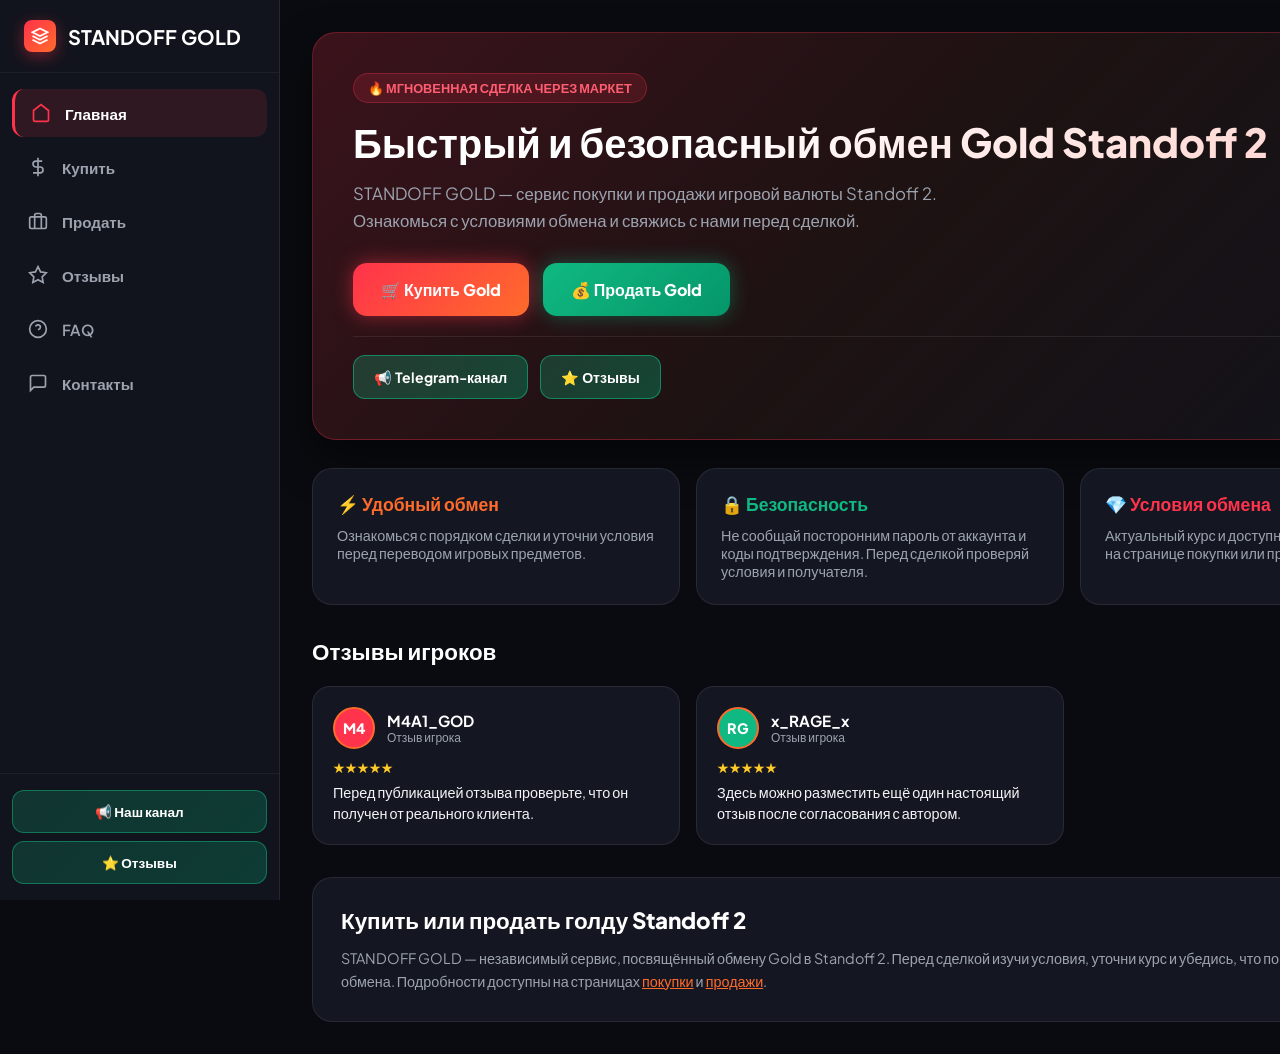
<file: index.html>
<!DOCTYPE html>
<html lang="ru">
<head>
  <meta charset="UTF-8">
  <meta name="viewport" content="width=device-width, initial-scale=1.0, maximum-scale=1.0, user-scalable=no">

  <title>STANDOFF GOLD — Купить и продать голду Standoff 2</title>
  <meta name="description" content="STANDOFF GOLD — сервис покупки и продажи Gold в Standoff 2. Узнай условия обмена, посмотри отзывы и свяжись с нами.">
  <meta name="keywords" content="купить голду standoff 2, продать голду standoff 2, скупка голды стендофф 2, standoff gold">
  <meta name="author" content="STANDOFF GOLD">

  <!-- Главный адрес страницы -->
  <link rel="canonical" href="https://standoffgoldez.ru/">

  <link rel="preconnect" href="https://fonts.googleapis.com">
  <link rel="preconnect" href="https://fonts.gstatic.com" crossorigin>
  <link href="https://fonts.googleapis.com/css2?family=Plus+Jakarta+Sans:wght@400;500;600;700;800&family=Space+Grotesk:wght@600;700&display=swap" rel="stylesheet">

  <link rel="icon" type="image/png" sizes="64x64" href="/favicon.png">
  <link rel="shortcut icon" href="/favicon.ico">

  <style>
    :root {
      --bg-dark: #0a0b10;
      --panel-bg: #12141d;
      --card-bg: rgba(23, 26, 38, 0.85);
      --card-border: rgba(255, 255, 255, 0.08);
      --accent-red: #ff334b;
      --accent-orange: #ff6b2b;
      --accent-green: #10b981;
      --text-main: #f3f4f6;
      --text-muted: #9ca3af;
      --sidebar-width: 280px;
    }

    * {
      box-sizing: border-box;
      margin: 0;
      padding: 0;
      font-family: 'Plus Jakarta Sans', sans-serif;
      user-select: none;
      -webkit-tap-highlight-color: transparent;
    }

    body {
      background-color: var(--bg-dark);
      color: var(--text-main);
      min-height: 100vh;
      display: flex;
      overflow-x: hidden;
    }

    .app-container {
      display: flex;
      width: 100%;
      min-height: 100vh;
    }

    .menu-overlay {
      display: none;
      position: fixed;
      inset: 0;
      background: rgba(0, 0, 0, 0.7);
      backdrop-filter: blur(4px);
      z-index: 99;
    }

    .menu-overlay.active {
      display: block;
    }

    .sidebar {
      width: var(--sidebar-width);
      background-color: var(--panel-bg);
      border-right: 1px solid var(--card-border);
      display: flex;
      flex-direction: column;
      position: fixed;
      top: 0;
      bottom: 0;
      left: 0;
      z-index: 100;
      transition: transform 0.3s cubic-bezier(0.4, 0, 0.2, 1);
    }

    .sidebar-header {
      padding: 20px 24px;
      border-bottom: 1px solid rgba(255, 255, 255, 0.05);
      display: flex;
      align-items: center;
      justify-content: space-between;
    }

    .brand-logo {
      display: flex;
      align-items: center;
      gap: 12px;
      font-family: 'Space Grotesk', sans-serif;
      font-size: 1.25rem;
      font-weight: 700;
      color: #fff;
      text-decoration: none;
    }

    .brand-icon {
      width: 32px;
      height: 32px;
      background: linear-gradient(135deg, var(--accent-red), var(--accent-orange));
      border-radius: 8px;
      display: flex;
      align-items: center;
      justify-content: center;
      box-shadow: 0 4px 15px rgba(255, 51, 75, 0.4);
    }

    .brand-icon svg {
      width: 18px;
      height: 18px;
      fill: none;
      stroke: #fff;
      stroke-width: 2.5;
    }

    .sidebar-nav {
      padding: 16px 12px;
      display: flex;
      flex-direction: column;
      gap: 6px;
      flex: 1;
    }

    .nav-item {
      display: flex;
      align-items: center;
      gap: 14px;
      padding: 14px 16px;
      border-radius: 12px;
      color: var(--text-muted);
      text-decoration: none;
      font-weight: 600;
      font-size: 0.95rem;
      transition: all 0.2s ease;
    }

    .nav-item svg {
      width: 20px;
      height: 20px;
      stroke: currentColor;
      fill: none;
      stroke-width: 2;
    }

    .nav-item:hover {
      background: rgba(255, 255, 255, 0.04);
      color: #fff;
    }

    .nav-item.active {
      background: rgba(255, 51, 75, 0.12);
      color: #fff;
      border-left: 3px solid var(--accent-red);
    }

    .nav-item.active svg {
      stroke: var(--accent-red);
    }

    .sidebar-tg-links {
      padding: 16px 12px;
      border-top: 1px solid rgba(255, 255, 255, 0.05);
      display: flex;
      flex-direction: column;
      gap: 8px;
    }

    .tg-nav-btn {
      display: flex;
      align-items: center;
      justify-content: center;
      gap: 8px;
      padding: 12px;
      border-radius: 12px;
      font-weight: 700;
      font-size: 0.85rem;
      text-decoration: none;
      color: #fff;
      background: linear-gradient(135deg, rgba(16, 185, 129, 0.2), rgba(5, 150, 105, 0.3));
      border: 1px solid rgba(16, 185, 129, 0.5);
      transition: all 0.2s ease;
    }

    .main-content {
      flex: 1;
      margin-left: var(--sidebar-width);
      padding: 32px;
      max-width: 1200px;
      width: 100%;
    }

    .mobile-header {
      display: none;
      align-items: center;
      justify-content: space-between;
      padding: 14px 18px;
      background: var(--panel-bg);
      border-bottom: 1px solid var(--card-border);
      position: sticky;
      top: 0;
      z-index: 90;
    }

    .menu-toggle {
      background: rgba(255, 255, 255, 0.05);
      border: 1px solid var(--card-border);
      color: #fff;
      padding: 10px;
      border-radius: 10px;
      cursor: pointer;
      display: flex;
      align-items: center;
      justify-content: center;
    }

    .hero-banner {
      background: linear-gradient(135deg, rgba(255, 51, 75, 0.2) 0%, rgba(255, 107, 43, 0.08) 50%, rgba(18, 20, 29, 0.9) 100%);
      border: 1px solid rgba(255, 51, 75, 0.3);
      border-radius: 24px;
      padding: 40px;
      margin-bottom: 28px;
      box-shadow: 0 20px 40px rgba(0, 0, 0, 0.5);
    }

    .hero-badge {
      display: inline-flex;
      align-items: center;
      gap: 6px;
      background: rgba(255, 51, 75, 0.15);
      border: 1px solid rgba(255, 51, 75, 0.3);
      color: #ff5e72;
      padding: 6px 14px;
      border-radius: 20px;
      font-size: 0.8rem;
      font-weight: 700;
      margin-bottom: 16px;
      text-transform: uppercase;
    }

    .hero-banner h1 {
      font-size: 2.5rem;
      font-weight: 800;
      margin-bottom: 16px;
      line-height: 1.15;
      background: linear-gradient(135deg, #ffffff 30%, #ffd0cb 100%);
      -webkit-background-clip: text;
      background-clip: text;
      -webkit-text-fill-color: transparent;
    }

    .hero-banner p {
      color: var(--text-muted);
      max-width: 680px;
      font-size: 1.05rem;
      line-height: 1.6;
      margin-bottom: 28px;
    }

    .hero-buttons {
      display: flex;
      gap: 14px;
      flex-wrap: wrap;
      margin-bottom: 20px;
    }

    .btn {
      padding: 16px 28px;
      border-radius: 14px;
      font-weight: 800;
      font-size: 1rem;
      cursor: pointer;
      border: none;
      display: inline-flex;
      align-items: center;
      justify-content: center;
      gap: 8px;
      text-decoration: none;
      transition: all 0.2s ease;
      width: auto;
    }

    .btn-glow-red {
      background: linear-gradient(135deg, #ff334b, #ff6b2b);
      color: #fff;
      box-shadow: 0 0 20px rgba(255, 51, 75, 0.5);
    }

    .btn-glow-green {
      background: linear-gradient(135deg, #10b981, #059669);
      color: #fff;
      box-shadow: 0 0 20px rgba(16, 185, 129, 0.4);
    }

    .hero-tg-bar {
      display: flex;
      gap: 12px;
      flex-wrap: wrap;
      border-top: 1px solid var(--card-border);
      padding-top: 18px;
    }

    .btn-tg-green {
      background: linear-gradient(135deg, rgba(16, 185, 129, 0.25), rgba(5, 150, 105, 0.4));
      border: 1px solid rgba(16, 185, 129, 0.6);
      color: #fff;
      padding: 12px 20px;
      border-radius: 12px;
      font-weight: 700;
      font-size: 0.88rem;
      text-decoration: none;
      display: inline-flex;
      align-items: center;
      gap: 8px;
    }

    .features-grid {
      display: grid;
      grid-template-columns: repeat(auto-fit, minmax(240px, 1fr));
      gap: 16px;
      margin-bottom: 32px;
    }

    .card {
      background: var(--card-bg);
      border: 1px solid var(--card-border);
      border-radius: 20px;
      padding: 24px;
      backdrop-filter: blur(10px);
    }

    .card-icon-title {
      display: flex;
      align-items: center;
      gap: 10px;
      font-size: 1.1rem;
      font-weight: 700;
      margin-bottom: 10px;
      color: #fff;
    }

    .section-header {
      display: flex;
      justify-content: space-between;
      align-items: center;
      margin-bottom: 20px;
    }

    .section-title {
      font-size: 1.4rem;
      font-weight: 800;
      color: #fff;
    }

    .reviews-grid {
      display: grid;
      grid-template-columns: repeat(auto-fill, minmax(280px, 1fr));
      gap: 16px;
      margin-bottom: 32px;
    }

    .review-card {
      background: var(--card-bg);
      border: 1px solid var(--card-border);
      border-radius: 18px;
      padding: 20px;
    }

    .review-header {
      display: flex;
      align-items: center;
      gap: 12px;
      margin-bottom: 10px;
    }

    .review-avatar {
      width: 42px;
      height: 42px;
      border-radius: 50%;
      display: flex;
      align-items: center;
      justify-content: center;
      font-weight: 800;
      color: #fff;
      font-size: 0.9rem;
      border: 2px solid var(--accent-orange);
    }

    .review-nick {
      font-weight: 700;
      color: #fff;
      font-size: 0.95rem;
    }

    .review-meta {
      font-size: 0.75rem;
      color: var(--text-muted);
    }

    .review-stars {
      color: #ffca28;
      font-size: 0.85rem;
      margin-bottom: 6px;
    }

    .review-text {
      font-size: 0.9rem;
      color: var(--text-main);
      line-height: 1.45;
    }

    .review-tag {
      display: inline-block;
      padding: 3px 8px;
      border-radius: 6px;
      font-size: 0.72rem;
      font-weight: 700;
      margin-top: 8px;
      background: rgba(16, 185, 129, 0.15);
      color: var(--accent-green);
    }

    .seo-section {
      background: var(--card-bg);
      border: 1px solid var(--card-border);
      border-radius: 20px;
      padding: 28px;
    }

    .seo-section h2 {
      font-size: 1.4rem;
      font-weight: 800;
      margin-bottom: 12px;
      color: #fff;
    }

    @media (max-width: 850px) {
      .sidebar {
        transform: translateX(-100%);
      }

      .sidebar.open {
        transform: translateX(0);
      }

      .main-content {
        margin-left: 0;
        padding: 18px 16px;
      }

      .mobile-header {
        display: flex;
      }

      .hero-banner {
        padding: 24px 20px;
        border-radius: 18px;
      }

      .hero-banner h1 {
        font-size: 1.75rem;
      }

      .hero-banner p {
        font-size: 0.95rem;
      }

      .hero-buttons {
        flex-direction: column;
        gap: 10px;
      }

      .btn {
        width: 100%;
        padding: 14px 20px;
        font-size: 0.95rem;
      }

      .hero-tg-bar {
        flex-direction: column;
        gap: 8px;
      }

      .btn-tg-green {
        width: 100%;
        justify-content: center;
      }

      .features-grid,
      .reviews-grid {
        grid-template-columns: 1fr;
      }
    }
  </style>
</head>

<body>
  <div class="menu-overlay" id="overlay" onclick="toggleMenu()"></div>

  <div class="app-container">
    <aside class="sidebar" id="sidebar">
      <div class="sidebar-header">
        <a href="/" class="brand-logo">
          <div class="brand-icon">
            <svg viewBox="0 0 24 24">
              <path d="M12 2L2 7l10 5 10-5-10-5zM2 17l10 5 10-5M2 12l10 5 10-5"></path>
            </svg>
          </div>
          <span>STANDOFF GOLD</span>
        </a>
      </div>

      <nav class="sidebar-nav">
        <a href="/" class="nav-item active">
          <svg viewBox="0 0 24 24"><path d="M3 9l9-7 9 7v11a2 2 0 0 1-2 2H5a2 2 0 0 1-2-2z"></path></svg>
          Главная
        </a>

        <a href="/buy" class="nav-item">
          <svg viewBox="0 0 24 24"><line x1="12" y1="1" x2="12" y2="23"></line><path d="M17 5H9.5a3.5 3.5 0 0 0 0 7h5a3.5 3.5 0 0 1 0 7H6"></path></svg>
          Купить
        </a>

        <a href="/sell" class="nav-item">
          <svg viewBox="0 0 24 24"><rect x="2" y="7" width="20" height="14" rx="2" ry="2"></rect><path d="M16 21V5a2 2 0 0 0-2-2h-4a2 2 0 0 0-2 2v16"></path></svg>
          Продать
        </a>

        <a href="/reviews" class="nav-item">
          <svg viewBox="0 0 24 24"><path d="M12 2l3.09 6.26L22 9.27l-5 4.87 1.18 6.88L12 17.77l-6.18 3.25L7 14.14 2 9.27l6.91-1.01L12 2z"></path></svg>
          Отзывы
        </a>

        <a href="/faq" class="nav-item">
          <svg viewBox="0 0 24 24"><circle cx="12" cy="12" r="10"></circle><path d="M9.09 9a3 3 0 0 1 5.83 1c0 2-3 3-3 3"></path><line x1="12" y1="17" x2="12.01" y2="17"></line></svg>
          FAQ
        </a>

        <a href="/contacts" class="nav-item">
          <svg viewBox="0 0 24 24"><path d="M21 15a2 2 0 0 1-2 2H7l-4 4V5a2 2 0 0 1 2-2h14a2 2 0 0 1 2 2z"></path></svg>
          Контакты
        </a>
      </nav>

      <div class="sidebar-tg-links">
        <a href="https://t.me/STANDOFF_GOLDEX" target="_blank" rel="noopener noreferrer" class="tg-nav-btn">📢 Наш канал</a>
        <a href="https://t.me/STANDOFF_GOLDEZ" target="_blank" rel="noopener noreferrer" class="tg-nav-btn">⭐ Отзывы</a>
      </div>
    </aside>

    <div style="flex:1; display:flex; flex-direction:column;">
      <header class="mobile-header">
        <a href="/" class="brand-logo" style="font-size: 1.1rem;">
          <div class="brand-icon" style="width:28px; height:28px;">
            <svg viewBox="0 0 24 24" style="width:15px; height:15px;">
              <path d="M12 2L2 7l10 5 10-5-10-5zM2 17l10 5 10-5M2 12l10 5 10-5"></path>
            </svg>
          </div>
          <span>STANDOFF GOLD</span>
        </a>

        <button class="menu-toggle" onclick="toggleMenu()" aria-label="Открыть меню">
          <svg width="22" height="22" viewBox="0 0 24 24" fill="none" stroke="currentColor" stroke-width="2.5">
            <line x1="3" y1="12" x2="21" y2="12"></line>
            <line x1="3" y1="6" x2="21" y2="6"></line>
            <line x1="3" y1="18" x2="21" y2="18"></line>
          </svg>
        </button>
      </header>

      <main class="main-content">
        <section class="hero-banner">
          <div class="hero-badge">🔥 Мгновенная сделка через маркет</div>

          <h1>Быстрый и безопасный обмен Gold Standoff 2</h1>

          <p>
            STANDOFF GOLD — сервис покупки и продажи игровой валюты Standoff 2.
            Ознакомься с условиями обмена и свяжись с нами перед сделкой.
          </p>

          <div class="hero-buttons">
            <a href="/buy" class="btn btn-glow-red">🛒 Купить Gold</a>
            <a href="/sell" class="btn btn-glow-green">💰 Продать Gold</a>
          </div>

          <div class="hero-tg-bar">
            <a href="https://t.me/STANDOFF_GOLDEX" target="_blank" rel="noopener noreferrer" class="btn-tg-green">📢 Telegram-канал</a>
            <a href="https://t.me/STANDOFF_GOLDEZ" target="_blank" rel="noopener noreferrer" class="btn-tg-green">⭐ Отзывы</a>
          </div>
        </section>

        <section class="features-grid">
          <div class="card">
            <div class="card-icon-title" style="color: var(--accent-orange);">⚡ Удобный обмен</div>
            <p style="color: var(--text-muted); font-size: 0.9rem;">
              Ознакомься с порядком сделки и уточни условия перед переводом игровых предметов.
            </p>
          </div>

          <div class="card">
            <div class="card-icon-title" style="color: var(--accent-green);">🔒 Безопасность</div>
            <p style="color: var(--text-muted); font-size: 0.9rem;">
              Не сообщай посторонним пароль от аккаунта и коды подтверждения.
              Перед сделкой проверяй условия и получателя.
            </p>
          </div>

          <div class="card">
            <div class="card-icon-title" style="color: var(--accent-red);">💎 Условия обмена</div>
            <p style="color: var(--text-muted); font-size: 0.9rem;">
              Актуальный курс и доступные объёмы уточняй на странице покупки или продажи.
            </p>
          </div>
        </section>

        <div class="section-header">
          <div class="section-title">Отзывы игроков</div>
          <a href="/reviews" style="color: var(--accent-orange); text-decoration: none; font-weight: 700; font-size: 0.9rem;">
            Все отзывы →
          </a>
        </div>

        <section class="reviews-grid">
          <div class="review-card">
            <div class="review-header">
              <div class="review-avatar" style="background:#ff334b;">M4</div>
              <div>
                <div class="review-nick">M4A1_GOD</div>
                <div class="review-meta">Отзыв игрока</div>
              </div>
            </div>
            <div class="review-stars">★★★★★</div>
            <div class="review-text">
              Перед публикацией отзыва проверьте, что он получен от реального клиента.
            </div>
          </div>

          <div class="review-card">
            <div class="review-header">
              <div class="review-avatar" style="background:#10b981;">RG</div>
              <div>
                <div class="review-nick">x_RAGE_x</div>
                <div class="review-meta">Отзыв игрока</div>
              </div>
            </div>
            <div class="review-stars">★★★★★</div>
            <div class="review-text">
              Здесь можно разместить ещё один настоящий отзыв после согласования с автором.
            </div>
          </div>
        </section>

        <section class="seo-section">
          <h2>Купить или продать голду Standoff 2</h2>
          <p style="color: var(--text-muted); font-size: 0.9rem; line-height: 1.6;">
            STANDOFF GOLD — независимый сервис, посвящённый обмену Gold в Standoff 2.
            Перед сделкой изучи условия, уточни курс и убедись, что понимаешь порядок обмена.
            Подробности доступны на страницах
            <a href="/buy" style="color: var(--accent-orange);">покупки</a> и
            <a href="/sell" style="color: var(--accent-orange);">продажи</a>.
          </p>
        </section>
      </main>
    </div>
  </div>

  <script>
    function toggleMenu() {
      document.getElementById('sidebar').classList.toggle('open');
      document.getElementById('overlay').classList.toggle('active');
    }
  </script>
</body>
</html>
</file>
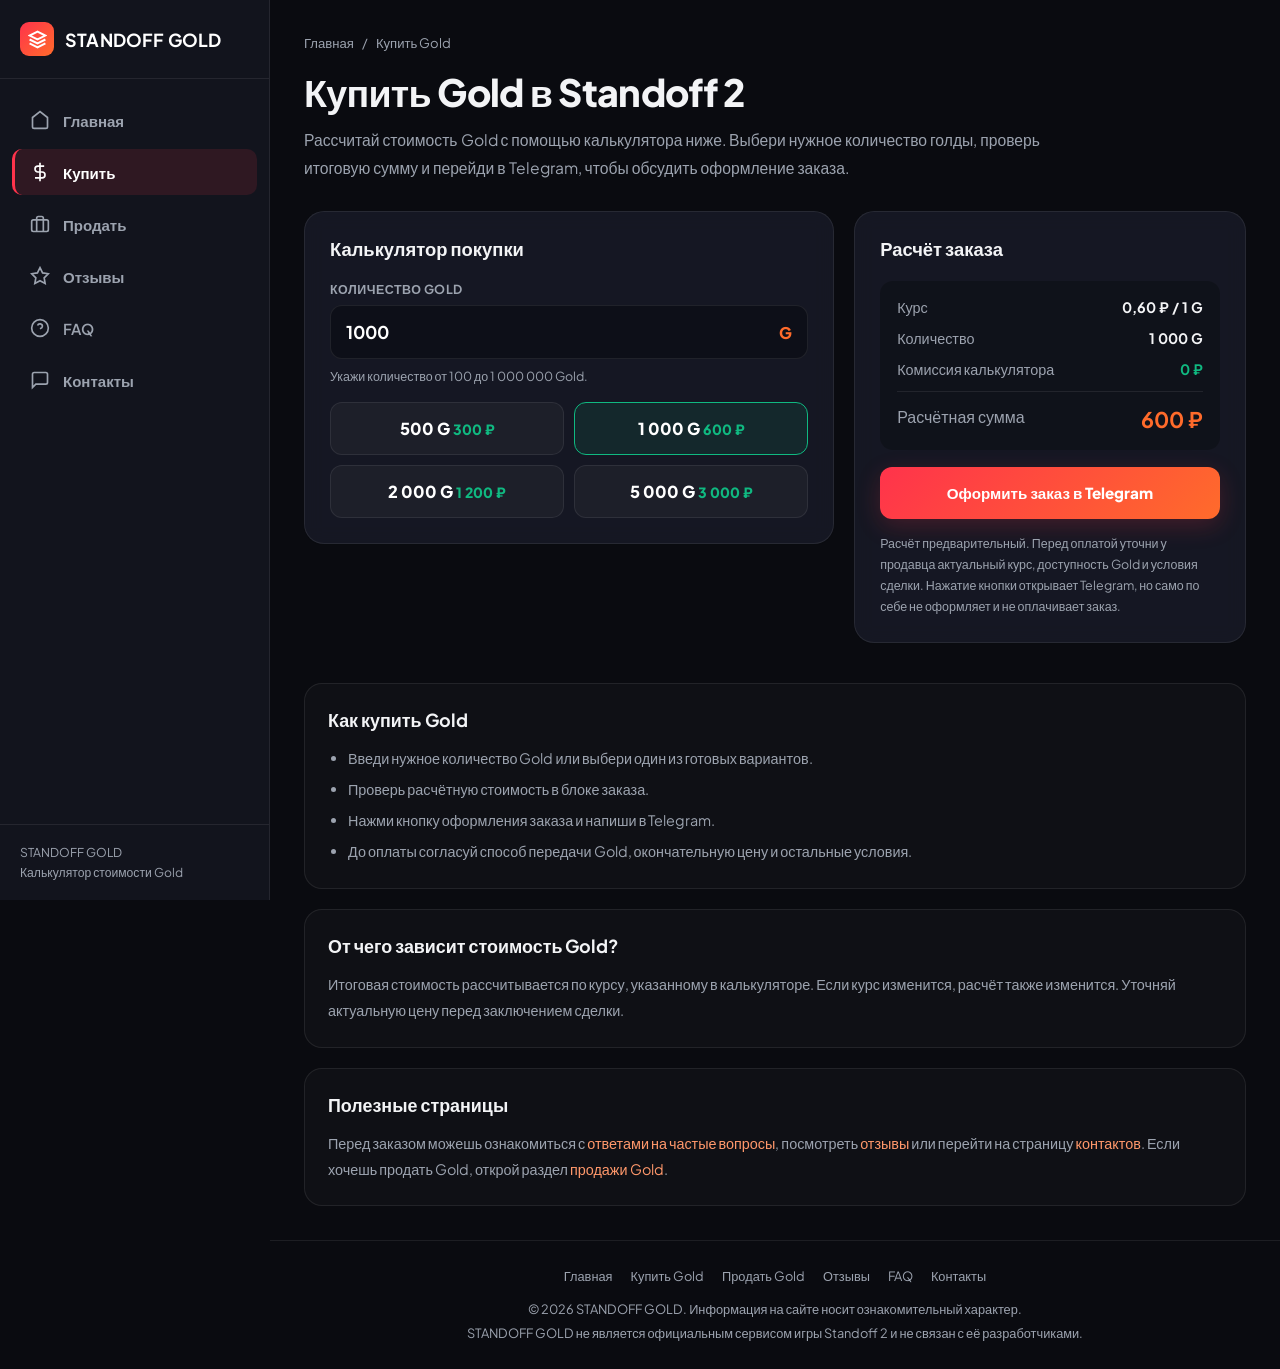
<file: buy.html>
<!DOCTYPE html>
<html lang="ru">
<head>
  <meta charset="UTF-8">
  <meta name="viewport" content="width=device-width, initial-scale=1.0">

  <title>Купить Gold в Standoff 2 — цена и калькулятор | STANDOFF GOLD</title>
  <meta name="description" content="Рассчитай стоимость Gold в Standoff 2 онлайн. Выбери количество голды, узнай цену и свяжись с STANDOFF GOLD через Telegram для оформления заказа.">
  <meta name="robots" content="index, follow">
  <link rel="canonical" href="https://standoffgoldez.ru/buy">

  <meta property="og:type" content="website">
  <meta property="og:title" content="Купить Gold в Standoff 2 — STANDOFF GOLD">
  <meta property="og:description" content="Калькулятор стоимости Gold в Standoff 2. Рассчитай сумму и перейди в Telegram для оформления заказа.">
  <meta property="og:url" content="https://standoffgoldez.ru/buy">

  <link rel="icon" type="image/png" sizes="64x64" href="/favicon.png">
  <link rel="shortcut icon" href="/favicon.ico">

  <link rel="preconnect" href="https://fonts.googleapis.com">
  <link rel="preconnect" href="https://fonts.gstatic.com" crossorigin>
  <link href="https://fonts.googleapis.com/css2?family=Plus+Jakarta+Sans:wght@400;500;600;700;800&family=Space+Grotesk:wght@600;700&display=swap" rel="stylesheet">

  <style>
    :root {
      --bg-dark: #0a0b10;
      --panel-bg: #12141d;
      --card-bg: rgba(23, 26, 38, 0.88);
      --card-border: rgba(255, 255, 255, 0.08);
      --accent-red: #ff334b;
      --accent-orange: #ff6b2b;
      --accent-green: #10b981;
      --text-main: #f3f4f6;
      --text-muted: #9ca3af;
      --sidebar-width: 270px;
    }

    * {
      box-sizing: border-box;
      margin: 0;
      padding: 0;
      font-family: 'Plus Jakarta Sans', sans-serif;
      -webkit-tap-highlight-color: transparent;
    }

    html {
      scroll-behavior: smooth;
    }

    body {
      min-height: 100vh;
      background: var(--bg-dark);
      color: var(--text-main);
      overflow-x: hidden;
    }

    body.menu-open {
      overflow: hidden;
    }

    a {
      color: inherit;
    }

    button,
    input {
      font: inherit;
    }

    button {
      color: inherit;
    }

    .app-container {
      display: flex;
      min-height: 100vh;
    }

    .menu-overlay {
      position: fixed;
      inset: 0;
      z-index: 99;
      display: none;
      background: rgba(0, 0, 0, 0.72);
      backdrop-filter: blur(4px);
    }

    .menu-overlay.active {
      display: block;
    }

    .sidebar {
      position: fixed;
      top: 0;
      bottom: 0;
      left: 0;
      z-index: 100;
      display: flex;
      flex-direction: column;
      width: var(--sidebar-width);
      background: var(--panel-bg);
      border-right: 1px solid var(--card-border);
      transition: transform 0.25s ease;
    }

    .sidebar-header {
      padding: 22px 20px;
      border-bottom: 1px solid var(--card-border);
    }

    .brand-logo {
      display: inline-flex;
      align-items: center;
      gap: 11px;
      color: #fff;
      text-decoration: none;
      font-family: 'Space Grotesk', sans-serif;
      font-size: 1.12rem;
      font-weight: 700;
      letter-spacing: 0.2px;
    }

    .brand-icon {
      display: flex;
      flex-shrink: 0;
      align-items: center;
      justify-content: center;
      width: 34px;
      height: 34px;
      border-radius: 9px;
      background: linear-gradient(135deg, var(--accent-red), var(--accent-orange));
    }

    .sidebar-nav {
      display: flex;
      flex: 1;
      flex-direction: column;
      gap: 6px;
      padding: 18px 12px;
    }

    .nav-item {
      display: flex;
      align-items: center;
      gap: 13px;
      padding: 13px 15px;
      border-left: 3px solid transparent;
      border-radius: 10px;
      color: var(--text-muted);
      text-decoration: none;
      font-size: 0.94rem;
      font-weight: 600;
      transition: background 0.2s, color 0.2s;
    }

    .nav-item:hover {
      color: #fff;
      background: rgba(255, 255, 255, 0.05);
    }

    .nav-item.active {
      color: #fff;
      background: rgba(255, 51, 75, 0.12);
      border-left-color: var(--accent-red);
    }

    .sidebar-bottom {
      padding: 18px 20px;
      border-top: 1px solid var(--card-border);
      color: var(--text-muted);
      font-size: 0.76rem;
      line-height: 1.6;
    }

    .page-shell {
      display: flex;
      flex: 1;
      flex-direction: column;
      min-width: 0;
      margin-left: var(--sidebar-width);
    }

    .mobile-header {
      position: sticky;
      top: 0;
      z-index: 90;
      display: none;
      align-items: center;
      justify-content: space-between;
      gap: 12px;
      padding: 13px 16px;
      background: rgba(18, 20, 29, 0.96);
      border-bottom: 1px solid var(--card-border);
      backdrop-filter: blur(12px);
    }

    .menu-toggle {
      display: inline-flex;
      align-items: center;
      justify-content: center;
      width: 43px;
      height: 43px;
      border: 1px solid var(--card-border);
      border-radius: 11px;
      background: rgba(255, 255, 255, 0.05);
      cursor: pointer;
    }

    .main-content {
      width: 100%;
      max-width: 1240px;
      margin: 0 auto;
      padding: 34px;
    }

    .breadcrumbs {
      display: flex;
      flex-wrap: wrap;
      gap: 8px;
      margin-bottom: 18px;
      color: var(--text-muted);
      font-size: 0.82rem;
    }

    .breadcrumbs a {
      color: var(--text-muted);
      text-decoration: none;
    }

    .breadcrumbs a:hover {
      color: #fff;
    }

    .page-title {
      margin-bottom: 12px;
      font-size: clamp(1.7rem, 3vw, 2.35rem);
      font-weight: 800;
      line-height: 1.2;
      letter-spacing: -0.7px;
    }

    .page-description {
      max-width: 760px;
      margin-bottom: 28px;
      color: var(--text-muted);
      font-size: 0.98rem;
      line-height: 1.8;
    }

    .trade-container {
      display: grid;
      grid-template-columns: minmax(0, 1.15fr) minmax(0, 0.85fr);
      align-items: start;
      gap: 20px;
    }

    .card {
      min-width: 0;
      padding: 25px;
      margin-bottom: 20px;
      background: var(--card-bg);
      border: 1px solid var(--card-border);
      border-radius: 20px;
      backdrop-filter: blur(10px);
    }

    .card-title {
      margin-bottom: 20px;
      font-size: 1.15rem;
      font-weight: 800;
    }

    .form-group {
      margin-bottom: 17px;
    }

    .form-label {
      display: block;
      margin-bottom: 8px;
      color: var(--text-muted);
      font-size: 0.78rem;
      font-weight: 700;
      text-transform: uppercase;
      letter-spacing: 0.5px;
    }

    .input-wrapper {
      position: relative;
    }

    .form-input {
      width: 100%;
      min-height: 54px;
      padding: 14px 54px 14px 15px;
      color: #fff;
      background: rgba(0, 0, 0, 0.3);
      border: 1px solid var(--card-border);
      border-radius: 12px;
      outline: none;
      font-size: 1.1rem;
      font-weight: 700;
      transition: border-color 0.2s;
    }

    .form-input:focus {
      border-color: var(--accent-orange);
    }

    .input-badge {
      position: absolute;
      top: 50%;
      right: 16px;
      color: var(--accent-orange);
      font-weight: 800;
      transform: translateY(-50%);
      pointer-events: none;
    }

    .input-hint {
      margin-top: 8px;
      color: var(--text-muted);
      font-size: 0.78rem;
      line-height: 1.5;
    }

    .presets-grid {
      display: grid;
      grid-template-columns: repeat(2, minmax(0, 1fr));
      gap: 10px;
      margin-top: 15px;
    }

    .preset-card {
      padding: 15px 10px;
      background: rgba(255, 255, 255, 0.035);
      border: 1px solid var(--card-border);
      border-radius: 12px;
      text-align: center;
      cursor: pointer;
      transition: background 0.2s, border-color 0.2s, transform 0.2s;
    }

    .preset-card:hover {
      transform: translateY(-2px);
      border-color: rgba(255, 107, 43, 0.65);
    }

    .preset-card.active {
      background: rgba(16, 185, 129, 0.10);
      border-color: var(--accent-green);
    }

    .preset-amount {
      color: #fff;
      font-size: 1.03rem;
      font-weight: 800;
    }

    .preset-payout {
      margin-top: 4px;
      color: var(--accent-green);
      font-size: 0.88rem;
      font-weight: 800;
    }

    .summary-box {
      padding: 17px;
      margin-bottom: 17px;
      background: rgba(0, 0, 0, 0.25);
      border-radius: 13px;
    }

    .summary-row {
      display: flex;
      justify-content: space-between;
      align-items: flex-start;
      gap: 12px;
      margin-bottom: 13px;
      color: var(--text-muted);
      font-size: 0.9rem;
    }

    .summary-row span:last-child {
      text-align: right;
      color: var(--text-main);
      font-weight: 700;
    }

    .summary-row:last-child {
      padding-top: 14px;
      margin-bottom: 0;
      border-top: 1px solid var(--card-border);
      font-size: 1rem;
    }

    .summary-row:last-child span:last-child {
      color: var(--accent-orange);
      font-size: 1.35rem;
    }

    .btn {
      display: inline-flex;
      align-items: center;
      justify-content: center;
      width: 100%;
      min-height: 52px;
      padding: 15px 18px;
      border: 0;
      border-radius: 12px;
      text-align: center;
      text-decoration: none;
      font-size: 0.95rem;
      font-weight: 800;
      cursor: pointer;
      transition: transform 0.2s, filter 0.2s;
    }

    .btn:hover {
      filter: brightness(1.08);
      transform: translateY(-1px);
    }

    .btn:focus-visible,
    .menu-toggle:focus-visible,
    .preset-card:focus-visible {
      outline: 2px solid var(--accent-orange);
      outline-offset: 3px;
    }

    .btn-glow-red {
      color: #fff;
      background: linear-gradient(135deg, var(--accent-red), var(--accent-orange));
      box-shadow: 0 7px 24px rgba(255, 51, 75, 0.2);
    }

    .notice {
      margin-top: 14px;
      color: var(--text-muted);
      font-size: 0.78rem;
      line-height: 1.7;
    }

    .info-card {
      padding: 23px;
      margin-top: 20px;
      background: rgba(255, 255, 255, 0.025);
      border: 1px solid var(--card-border);
      border-radius: 18px;
    }

    .info-card h2 {
      margin-bottom: 12px;
      font-size: 1.12rem;
      line-height: 1.5;
    }

    .info-card p,
    .info-card li {
      color: var(--text-muted);
      font-size: 0.9rem;
      line-height: 1.8;
    }

    .info-card ul {
      padding-left: 20px;
    }

    .info-card li + li {
      margin-top: 5px;
    }

    .text-link {
      color: #ff986b;
      text-decoration: none;
    }

    .text-link:hover {
      text-decoration: underline;
    }

    .site-footer {
      padding: 24px 34px;
      margin-top: auto;
      border-top: 1px solid var(--card-border);
      color: var(--text-muted);
      font-size: 0.8rem;
      line-height: 1.8;
      text-align: center;
    }

    .footer-links {
      display: flex;
      flex-wrap: wrap;
      justify-content: center;
      gap: 8px 18px;
      margin-bottom: 10px;
    }

    .footer-links a {
      color: var(--text-muted);
      text-decoration: none;
    }

    .footer-links a:hover {
      color: #fff;
    }

    @media (max-width: 1000px) {
      .main-content {
        padding: 26px 22px;
      }

      .trade-container {
        grid-template-columns: 1fr;
        gap: 0;
      }
    }

    @media (max-width: 850px) {
      .sidebar {
        transform: translateX(-100%);
      }

      .sidebar.open {
        transform: translateX(0);
      }

      .page-shell {
        margin-left: 0;
      }

      .mobile-header {
        display: flex;
      }

      .main-content {
        padding: 23px 16px;
      }

      .page-description {
        margin-bottom: 22px;
      }

      .card {
        padding: 19px;
        border-radius: 16px;
      }

      .site-footer {
        padding: 22px 16px;
      }
    }

    @media (max-width: 380px) {
      .brand-logo {
        gap: 8px;
        font-size: 0.95rem;
      }

      .presets-grid {
        gap: 8px;
      }

      .preset-card {
        padding: 13px 7px;
      }

      .main-content {
        padding-right: 12px;
        padding-left: 12px;
      }
    }

    @media (prefers-reduced-motion: reduce) {
      *,
      *::before,
      *::after {
        scroll-behavior: auto !important;
        transition-duration: 0.01ms !important;
      }
    }
  </style>
</head>

<body>
  <div class="menu-overlay" id="overlay"></div>

  <div class="app-container">
    <aside class="sidebar" id="sidebar" aria-label="Основная навигация">
      <div class="sidebar-header">
        <a href="/" class="brand-logo" aria-label="STANDOFF GOLD — главная">
          <span class="brand-icon" aria-hidden="true">
            <svg viewBox="0 0 24 24" width="19" height="19" fill="none" stroke="#fff" stroke-width="2.5">
              <path d="M12 2 2 7l10 5 10-5-10-5zM2 17l10 5 10-5M2 12l10 5 10-5"></path>
            </svg>
          </span>
          <span>STANDOFF GOLD</span>
        </a>
      </div>

      <nav class="sidebar-nav">
        <a href="/" class="nav-item">
          <svg width="20" height="20" viewBox="0 0 24 24" fill="none" stroke="currentColor" stroke-width="2" aria-hidden="true">
            <path d="m3 9 9-7 9 7v11a2 2 0 0 1-2 2H5a2 2 0 0 1-2-2z"></path>
          </svg>
          Главная
        </a>

        <a href="/buy" class="nav-item active" aria-current="page">
          <svg width="20" height="20" viewBox="0 0 24 24" fill="none" stroke="currentColor" stroke-width="2" aria-hidden="true">
            <line x1="12" y1="1" x2="12" y2="23"></line>
            <path d="M17 5H9.5a3.5 3.5 0 0 0 0 7h5a3.5 3.5 0 0 1 0 7H6"></path>
          </svg>
          Купить
        </a>

        <a href="/sell" class="nav-item">
          <svg width="20" height="20" viewBox="0 0 24 24" fill="none" stroke="currentColor" stroke-width="2" aria-hidden="true">
            <rect x="2" y="7" width="20" height="14" rx="2"></rect>
            <path d="M16 21V5a2 2 0 0 0-2-2h-4a2 2 0 0 0-2 2v16"></path>
          </svg>
          Продать
        </a>

        <a href="/reviews" class="nav-item">
          <svg width="20" height="20" viewBox="0 0 24 24" fill="none" stroke="currentColor" stroke-width="2" aria-hidden="true">
            <path d="m12 2 3.09 6.26L22 9.27l-5 4.87 1.18 6.88L12 17.77l-6.18 3.25L7 14.14 2 9.27l6.91-1.01L12 2z"></path>
          </svg>
          Отзывы
        </a>

        <a href="/faq" class="nav-item">
          <svg width="20" height="20" viewBox="0 0 24 24" fill="none" stroke="currentColor" stroke-width="2" aria-hidden="true">
            <circle cx="12" cy="12" r="10"></circle>
            <path d="M9.09 9a3 3 0 0 1 5.83 1c0 2-3 3-3 3"></path>
            <path d="M12 17h.01"></path>
          </svg>
          FAQ
        </a>

        <a href="/contacts" class="nav-item">
          <svg width="20" height="20" viewBox="0 0 24 24" fill="none" stroke="currentColor" stroke-width="2" aria-hidden="true">
            <path d="M21 15a2 2 0 0 1-2 2H7l-4 4V5a2 2 0 0 1 2-2h14a2 2 0 0 1 2 2z"></path>
          </svg>
          Контакты
        </a>
      </nav>

      <div class="sidebar-bottom">
        STANDOFF GOLD<br>
        Калькулятор стоимости Gold
      </div>
    </aside>

    <div class="page-shell">
      <header class="mobile-header">
        <a href="/" class="brand-logo" aria-label="STANDOFF GOLD — главная">
          <span class="brand-icon" style="width:30px;height:30px" aria-hidden="true">
            <svg viewBox="0 0 24 24" width="16" height="16" fill="none" stroke="#fff" stroke-width="2.5">
              <path d="M12 2 2 7l10 5 10-5-10-5zM2 17l10 5 10-5M2 12l10 5 10-5"></path>
            </svg>
          </span>
          <span>STANDOFF GOLD</span>
        </a>

        <button class="menu-toggle" id="menuToggle" type="button" aria-label="Открыть меню" aria-expanded="false" aria-controls="sidebar">
          <svg width="22" height="22" viewBox="0 0 24 24" fill="none" stroke="currentColor" stroke-width="2.5" aria-hidden="true">
            <path d="M3 6h18M3 12h18M3 18h18"></path>
          </svg>
        </button>
      </header>

      <main class="main-content">
        <nav class="breadcrumbs" aria-label="Хлебные крошки">
          <a href="/">Главная</a>
          <span aria-hidden="true">/</span>
          <span aria-current="page">Купить Gold</span>
        </nav>

        <h1 class="page-title">Купить Gold в Standoff 2</h1>

        <p class="page-description">
          Рассчитай стоимость Gold с помощью калькулятора ниже. Выбери нужное количество голды, проверь итоговую сумму и перейди в Telegram, чтобы обсудить оформление заказа.
        </p>

        <div class="trade-container">
          <section class="card" aria-labelledby="calculator-title">
            <h2 class="card-title" id="calculator-title">Калькулятор покупки</h2>

            <div class="form-group">
              <label class="form-label" for="buy-amount">Количество Gold</label>

              <div class="input-wrapper">
                <input
                  type="number"
                  id="buy-amount"
                  class="form-input"
                  value="1000"
                  min="100"
                  max="1000000"
                  step="1"
                  inputmode="numeric"
                  autocomplete="off"
                  aria-describedby="amount-hint amount-error"
                >
                <span class="input-badge" aria-hidden="true">G</span>
              </div>

              <p class="input-hint" id="amount-hint">
                Укажи количество от 100 до 1 000 000 Gold.
              </p>
              <p class="input-hint" id="amount-error" role="alert" hidden></p>
            </div>

            <div class="presets-grid" aria-label="Популярные количества Gold">
              <button class="preset-card" type="button" data-amount="500" aria-pressed="false">
                <span class="preset-amount">500 G</span>
                <span class="preset-payout">300 ₽</span>
              </button>

              <button class="preset-card active" type="button" data-amount="1000" aria-pressed="true">
                <span class="preset-amount">1 000 G</span>
                <span class="preset-payout">600 ₽</span>
              </button>

              <button class="preset-card" type="button" data-amount="2000" aria-pressed="false">
                <span class="preset-amount">2 000 G</span>
                <span class="preset-payout">1 200 ₽</span>
              </button>

              <button class="preset-card" type="button" data-amount="5000" aria-pressed="false">
                <span class="preset-amount">5 000 G</span>
                <span class="preset-payout">3 000 ₽</span>
              </button>
            </div>
          </section>

          <section class="card" aria-labelledby="summary-title">
            <h2 class="card-title" id="summary-title">Расчёт заказа</h2>

            <div class="summary-box" aria-live="polite" aria-atomic="true">
              <div class="summary-row">
                <span>Курс</span>
                <span>0,60 ₽ / 1 G</span>
              </div>

              <div class="summary-row">
                <span>Количество</span>
                <span id="buy-quantity">1 000 G</span>
              </div>

              <div class="summary-row">
                <span>Комиссия калькулятора</span>
                <span style="color:var(--accent-green)">0 ₽</span>
              </div>

              <div class="summary-row">
                <span>Расчётная сумма</span>
                <span id="buy-total">600 ₽</span>
              </div>
            </div>

            <button class="btn btn-glow-red" id="orderButton" type="button">
              Оформить заказ в Telegram
            </button>

            <p class="notice">
              Расчёт предварительный. Перед оплатой уточни у продавца актуальный курс, доступность Gold и условия сделки. Нажатие кнопки открывает Telegram, но само по себе не оформляет и не оплачивает заказ.
            </p>
          </section>
        </div>

        <section class="info-card">
          <h2>Как купить Gold</h2>
          <ul>
            <li>Введи нужное количество Gold или выбери один из готовых вариантов.</li>
            <li>Проверь расчётную стоимость в блоке заказа.</li>
            <li>Нажми кнопку оформления заказа и напиши в Telegram.</li>
            <li>До оплаты согласуй способ передачи Gold, окончательную цену и остальные условия.</li>
          </ul>
        </section>

        <section class="info-card">
          <h2>От чего зависит стоимость Gold?</h2>
          <p>
            Итоговая стоимость рассчитывается по курсу, указанному в калькуляторе. Если курс изменится, расчёт также изменится. Уточняй актуальную цену перед заключением сделки.
          </p>
        </section>

        <section class="info-card">
          <h2>Полезные страницы</h2>
          <p>
            Перед заказом можешь ознакомиться с <a class="text-link" href="/faq">ответами на частые вопросы</a>,
            посмотреть <a class="text-link" href="/reviews">отзывы</a> или перейти на страницу
            <a class="text-link" href="/contacts">контактов</a>.
            Если хочешь продать Gold, открой раздел <a class="text-link" href="/sell">продажи Gold</a>.
          </p>
        </section>
      </main>

      <footer class="site-footer">
        <nav class="footer-links" aria-label="Ссылки в подвале">
          <a href="/">Главная</a>
          <a href="/buy">Купить Gold</a>
          <a href="/sell">Продать Gold</a>
          <a href="/reviews">Отзывы</a>
          <a href="/faq">FAQ</a>
          <a href="/contacts">Контакты</a>
        </nav>

        <p>© 2026 STANDOFF GOLD. Информация на сайте носит ознакомительный характер.</p>
        <p>STANDOFF GOLD не является официальным сервисом игры Standoff 2 и не связан с её разработчиками.</p>
      </footer>
    </div>
  </div>

  <script>
    (() => {
      'use strict';

      const RATE = 0.60;
      const MIN_AMOUNT = 100;
      const MAX_AMOUNT = 1000000;
      const TELEGRAM_USERNAME = 'Kreunen';

      const amountInput = document.getElementById('buy-amount');
      const totalOutput = document.getElementById('buy-total');
      const quantityOutput = document.getElementById('buy-quantity');
      const errorOutput = document.getElementById('amount-error');
      const orderButton = document.getElementById('orderButton');
      const presetButtons = [...document.querySelectorAll('.preset-card')];

      const sidebar = document.getElementById('sidebar');
      const overlay = document.getElementById('overlay');
      const menuToggle = document.getElementById('menuToggle');

      const numberFormat = new Intl.NumberFormat('ru-RU', {
        maximumFractionDigits: 2
      });

      function formatNumber(value) {
        return numberFormat.format(value);
      }

      function getAmount() {
        const rawValue = amountInput.value.trim();

        if (rawValue === '') {
          return { valid: false, message: 'Введи количество Gold.' };
        }

        const amount = Number(rawValue);

        if (!Number.isFinite(amount) || !Number.isInteger(amount)) {
          return { valid: false, message: 'Введи целое число Gold.' };
        }

        if (amount < MIN_AMOUNT || amount > MAX_AMOUNT) {
          return {
            valid: false,
            message: 'Количество должно быть от 100 до 1 000 000 Gold.'
          };
        }

        return { valid: true, amount };
      }

      function updatePresets(amount) {
        presetButtons.forEach((button) => {
          const isActive = Number(button.dataset.amount) === amount;
          button.classList.toggle('active', isActive);
          button.setAttribute('aria-pressed', String(isActive));
        });
      }

      function calculateBuy() {
        const result = getAmount();

        if (!result.valid) {
          errorOutput.textContent = result.message;
          errorOutput.hidden = false;
          totalOutput.textContent = '—';
          quantityOutput.textContent = '—';
          orderButton.disabled = true;
          orderButton.style.opacity = '0.6';
          orderButton.style.cursor = 'not-allowed';
          updatePresets(null);
          return false;
        }

        errorOutput.hidden = true;
        errorOutput.textContent = '';

        const amount = result.amount;
        const total = amount * RATE;

        quantityOutput.textContent = formatNumber(amount) + ' G';
        totalOutput.textContent = formatNumber(total) + ' ₽';

        orderButton.disabled = false;
        orderButton.style.opacity = '';
        orderButton.style.cursor = '';

        updatePresets(amount);

        return true;
      }

      function setBuy(amount) {
        amountInput.value = String(amount);
        calculateBuy();
      }

      function sendBuyOrder() {
        if (!calculateBuy()) {
          amountInput.focus();
          return;
        }

        const amount = Number(amountInput.value);
        const total = amount * RATE;

        const message =
          'Здравствуйте! Хочу купить ' +
          formatNumber(amount) +
          ' Gold Standoff 2. Расчётная сумма по курсу 0,60 ₽ за Gold: ' +
          formatNumber(total) +
          ' ₽. Подскажите, пожалуйста, актуальные условия сделки.';

        const telegramUrl =
          'https://t.me/' +
          TELEGRAM_USERNAME +
          '?text=' +
          encodeURIComponent(message);

        window.open(telegramUrl, '_blank', 'noopener,noreferrer');
      }

      function setMenu(open) {
        sidebar.classList.toggle('open', open);
        overlay.classList.toggle('active', open);
        document.body.classList.toggle('menu-open', open);
        menuToggle.setAttribute('aria-expanded', String(open));
        menuToggle.setAttribute(
          'aria-label',
          open ? 'Закрыть меню' : 'Открыть меню'
        );
      }

      amountInput.addEventListener('input', calculateBuy);

      presetButtons.forEach((button) => {
        button.addEventListener('click', () => {
          setBuy(Number(button.dataset.amount));
        });
      });

      orderButton.addEventListener('click', sendBuyOrder);
      menuToggle.addEventListener('click', () => {
        setMenu(!sidebar.classList.contains('open'));
      });
      overlay.addEventListener('click', () => setMenu(false));

      document.addEventListener('keydown', (event) => {
        if (event.key === 'Escape') {
          setMenu(false);
        }
      });

      sidebar.querySelectorAll('a').forEach((link) => {
        link.addEventListener('click', () => setMenu(false));
      });

      calculateBuy();
    })();
  </script>
</body>
</html>
</file>
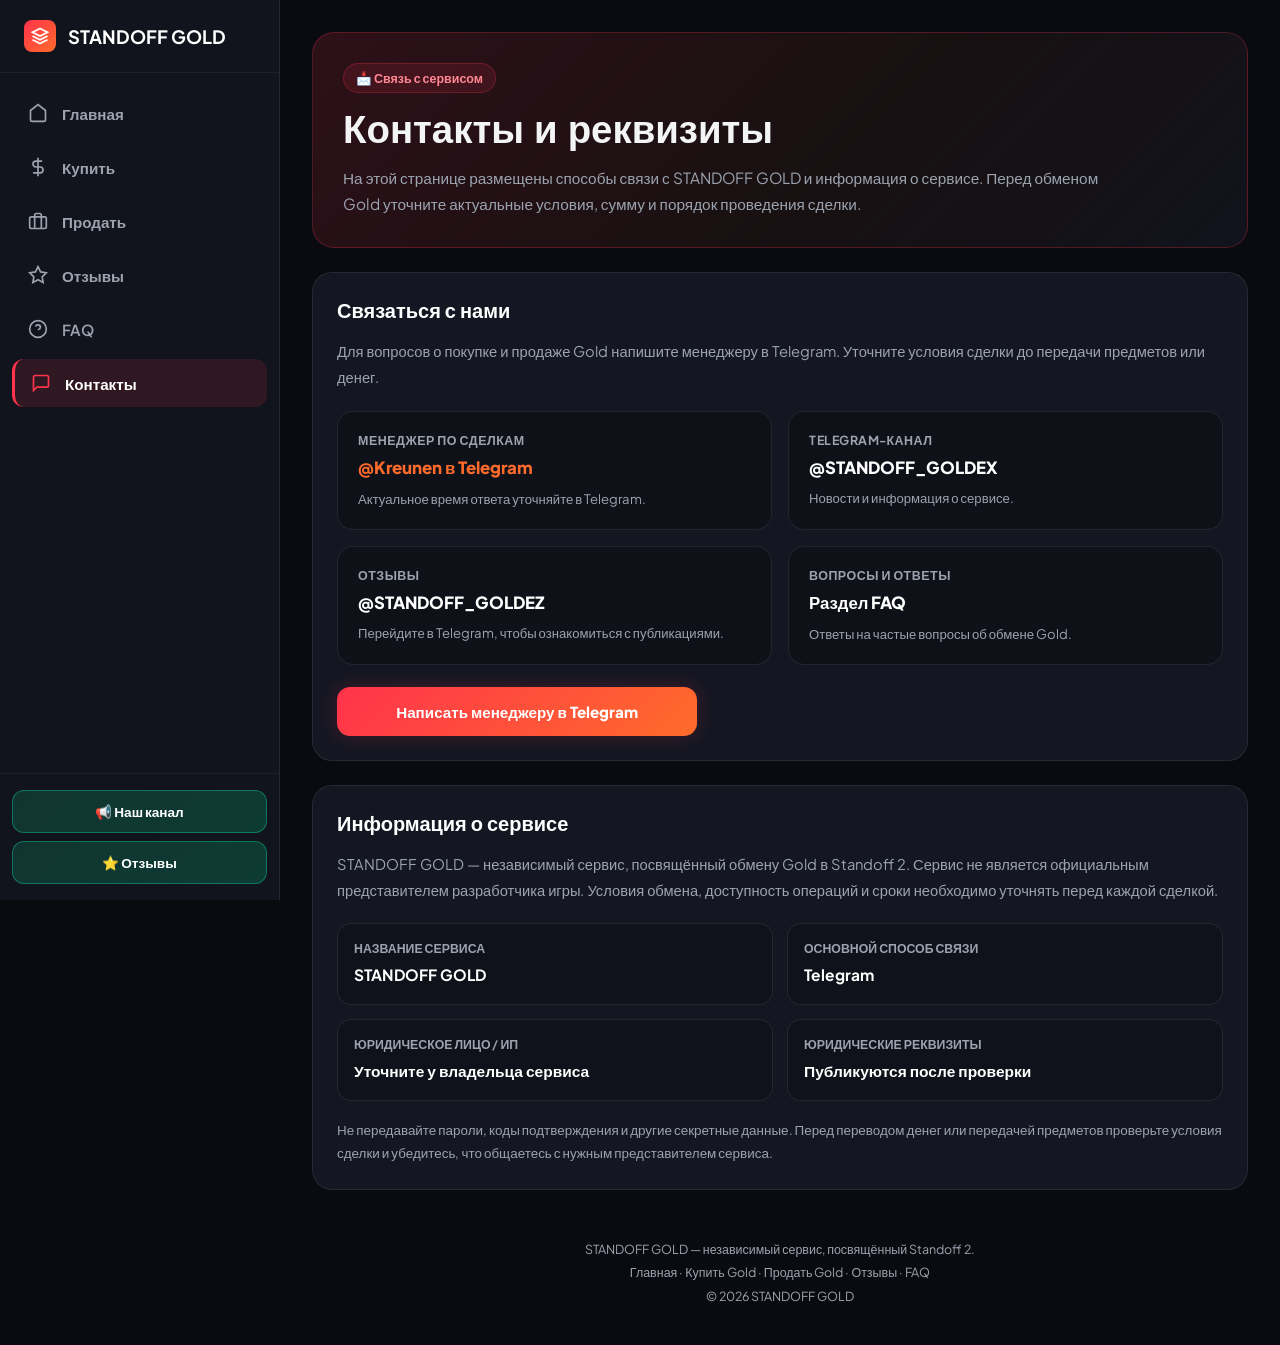
<file: contacts.html>
<!DOCTYPE html>
<html lang="ru">
<head>
  <meta charset="UTF-8">
  <meta name="viewport" content="width=device-width, initial-scale=1.0">

  <title>Контакты и реквизиты — STANDOFF GOLD</title>
  <meta name="description" content="Контакты STANDOFF GOLD: Telegram-поддержка, информация о сервисе и реквизиты, предоставленные владельцем. Уточните условия обмена Gold в Standoff 2 перед сделкой.">
  <meta name="robots" content="index, follow">
  <link rel="canonical" href="https://standoffgoldez.ru/contacts">
  <meta name="theme-color" content="#0a0b10">

  <link rel="preconnect" href="https://fonts.googleapis.com">
  <link rel="preconnect" href="https://fonts.gstatic.com" crossorigin>
  <link href="https://fonts.googleapis.com/css2?family=Plus+Jakarta+Sans:wght@400;500;600;700;800&family=Space+Grotesk:wght@600;700&display=swap" rel="stylesheet">

  <link rel="icon" type="image/png" sizes="64x64" href="/favicon.png">
  <link rel="shortcut icon" href="/favicon.ico">

  <style>
    :root {
      --bg-dark: #0a0b10;
      --panel-bg: #12141d;
      --card-bg: rgba(23, 26, 38, 0.85);
      --card-border: rgba(255, 255, 255, 0.08);
      --accent-red: #ff334b;
      --accent-orange: #ff6b2b;
      --accent-green: #10b981;
      --text-main: #f3f4f6;
      --text-muted: #9ca3af;
      --sidebar-width: 280px;
    }

    * {
      box-sizing: border-box;
      margin: 0;
      padding: 0;
      font-family: 'Plus Jakarta Sans', sans-serif;
      -webkit-tap-highlight-color: transparent;
    }

    body {
      background: var(--bg-dark);
      color: var(--text-main);
      min-height: 100vh;
      overflow-x: hidden;
    }

    a {
      color: inherit;
    }

    button {
      font: inherit;
    }

    .app-container {
      display: flex;
      width: 100%;
      min-height: 100vh;
    }

    .menu-overlay {
      display: none;
      position: fixed;
      inset: 0;
      background: rgba(0, 0, 0, 0.7);
      backdrop-filter: blur(4px);
      z-index: 99;
    }

    .menu-overlay.active {
      display: block;
    }

    .sidebar {
      width: var(--sidebar-width);
      flex-shrink: 0;
      background: var(--panel-bg);
      border-right: 1px solid var(--card-border);
      display: flex;
      flex-direction: column;
      position: fixed;
      inset: 0 auto 0 0;
      z-index: 100;
      transition: transform 0.3s ease;
    }

    .sidebar-header {
      padding: 20px 24px;
      border-bottom: 1px solid rgba(255, 255, 255, 0.05);
    }

    .brand-logo {
      display: flex;
      align-items: center;
      gap: 12px;
      font-family: 'Space Grotesk', sans-serif;
      font-size: 1.15rem;
      font-weight: 700;
      color: #fff;
      text-decoration: none;
      white-space: nowrap;
    }

    .brand-icon {
      width: 32px;
      height: 32px;
      flex-shrink: 0;
      background: linear-gradient(135deg, var(--accent-red), var(--accent-orange));
      border-radius: 8px;
      display: flex;
      align-items: center;
      justify-content: center;
    }

    .brand-icon svg {
      width: 18px;
      height: 18px;
      fill: none;
      stroke: #fff;
      stroke-width: 2.5;
    }

    .sidebar-nav {
      padding: 16px 12px;
      display: flex;
      flex-direction: column;
      gap: 6px;
      flex: 1;
    }

    .nav-item {
      display: flex;
      align-items: center;
      gap: 14px;
      padding: 14px 16px;
      border-radius: 12px;
      color: var(--text-muted);
      text-decoration: none;
      font-size: 0.95rem;
      font-weight: 600;
      transition: background 0.2s ease, color 0.2s ease;
    }

    .nav-item svg {
      width: 20px;
      height: 20px;
      flex-shrink: 0;
      fill: none;
      stroke: currentColor;
      stroke-width: 2;
    }

    .nav-item:hover {
      background: rgba(255, 255, 255, 0.04);
      color: #fff;
    }

    .nav-item.active {
      background: rgba(255, 51, 75, 0.12);
      color: #fff;
      border-left: 3px solid var(--accent-red);
    }

    .nav-item.active svg {
      stroke: var(--accent-red);
    }

    .sidebar-tg-links {
      padding: 16px 12px;
      border-top: 1px solid rgba(255, 255, 255, 0.05);
      display: flex;
      flex-direction: column;
      gap: 8px;
    }

    .tg-nav-btn {
      display: flex;
      align-items: center;
      justify-content: center;
      gap: 8px;
      padding: 12px;
      border-radius: 12px;
      font-weight: 700;
      font-size: 0.85rem;
      text-decoration: none;
      color: #fff;
      background: linear-gradient(135deg, rgba(16, 185, 129, 0.2), rgba(5, 150, 105, 0.3));
      border: 1px solid rgba(16, 185, 129, 0.5);
      transition: background 0.2s ease;
    }

    .tg-nav-btn:hover {
      background: rgba(16, 185, 129, 0.3);
    }

    .content-column {
      flex: 1;
      min-width: 0;
      margin-left: var(--sidebar-width);
    }

    .mobile-header {
      display: none;
      align-items: center;
      justify-content: space-between;
      gap: 12px;
      padding: 14px 18px;
      background: var(--panel-bg);
      border-bottom: 1px solid var(--card-border);
      position: sticky;
      top: 0;
      z-index: 90;
    }

    .menu-toggle {
      background: rgba(255, 255, 255, 0.05);
      border: 1px solid var(--card-border);
      color: #fff;
      padding: 10px;
      border-radius: 10px;
      cursor: pointer;
      display: flex;
      align-items: center;
      justify-content: center;
    }

    .main-content {
      width: 100%;
      max-width: 1200px;
      margin: 0 auto;
      padding: 32px;
    }

    .page-intro {
      padding: 30px;
      margin-bottom: 24px;
      border: 1px solid rgba(255, 51, 75, 0.25);
      border-radius: 22px;
      background: linear-gradient(
        135deg,
        rgba(255, 51, 75, 0.15),
        rgba(255, 107, 43, 0.06) 55%,
        rgba(18, 20, 29, 0.95)
      );
    }

    .page-badge {
      display: inline-block;
      padding: 6px 12px;
      margin-bottom: 14px;
      border-radius: 20px;
      color: #ff8793;
      background: rgba(255, 51, 75, 0.12);
      border: 1px solid rgba(255, 51, 75, 0.25);
      font-size: 0.78rem;
      font-weight: 700;
    }

    h1 {
      font-family: 'Space Grotesk', sans-serif;
      font-size: clamp(1.8rem, 4vw, 2.4rem);
      line-height: 1.2;
      margin-bottom: 12px;
    }

    .page-description {
      max-width: 760px;
      color: var(--text-muted);
      font-size: 0.96rem;
      line-height: 1.7;
    }

    .card {
      background: var(--card-bg);
      border: 1px solid var(--card-border);
      border-radius: 20px;
      padding: 24px;
      margin-bottom: 24px;
      backdrop-filter: blur(10px);
    }

    .card-title {
      font-size: 1.25rem;
      font-weight: 800;
      margin-bottom: 16px;
      color: #fff;
    }

    .card-description {
      color: var(--text-muted);
      font-size: 0.92rem;
      line-height: 1.75;
      margin-bottom: 20px;
    }

    .contacts-grid {
      display: grid;
      grid-template-columns: repeat(2, minmax(0, 1fr));
      gap: 16px;
      margin-bottom: 22px;
    }

    .contact-item {
      min-width: 0;
      background: rgba(0, 0, 0, 0.25);
      border: 1px solid var(--card-border);
      padding: 20px;
      border-radius: 16px;
      display: flex;
      flex-direction: column;
      align-items: flex-start;
      gap: 9px;
    }

    .contact-label {
      color: var(--text-muted);
      font-size: 0.78rem;
      font-weight: 700;
      text-transform: uppercase;
      letter-spacing: 0.5px;
    }

    .contact-val {
      color: #fff;
      font-size: 1.05rem;
      font-weight: 800;
      text-decoration: none;
      overflow-wrap: anywhere;
    }

    .contact-val:hover {
      text-decoration: underline;
      text-underline-offset: 4px;
    }

    .contact-val-highlight {
      color: var(--accent-orange);
    }

    .contact-note {
      color: var(--text-muted);
      font-size: 0.82rem;
      line-height: 1.6;
    }

    .btn {
      width: 100%;
      max-width: 360px;
      padding: 15px 22px;
      border-radius: 13px;
      font-weight: 800;
      font-size: 0.95rem;
      border: none;
      display: inline-flex;
      align-items: center;
      justify-content: center;
      gap: 8px;
      text-align: center;
      text-decoration: none;
      transition: transform 0.2s ease;
    }

    .btn:hover {
      transform: translateY(-2px);
    }

    .btn-glow-red {
      color: #fff;
      background: linear-gradient(135deg, #ff334b, #ff6b2b);
      box-shadow: 0 0 20px rgba(255, 51, 75, 0.2);
    }

    .req-grid {
      display: grid;
      grid-template-columns: repeat(2, minmax(0, 1fr));
      gap: 14px;
    }

    .req-item {
      min-width: 0;
      background: rgba(0, 0, 0, 0.2);
      border: 1px solid var(--card-border);
      padding: 16px;
      border-radius: 14px;
    }

    .req-label {
      color: var(--text-muted);
      font-size: 0.77rem;
      font-weight: 600;
      text-transform: uppercase;
      margin-bottom: 7px;
    }

    .req-val {
      color: #fff;
      font-size: 0.97rem;
      font-weight: 700;
      line-height: 1.6;
      overflow-wrap: anywhere;
    }

    .legal-note {
      color: var(--text-muted);
      font-size: 0.84rem;
      line-height: 1.7;
      margin-top: 18px;
    }

    .footer {
      padding: 24px 0 4px;
      color: var(--text-muted);
      font-size: 0.78rem;
      line-height: 1.9;
      text-align: center;
    }

    .footer a {
      color: var(--text-muted);
      text-decoration: none;
    }

    .footer a:hover {
      color: #fff;
    }

    a:focus-visible,
    button:focus-visible {
      outline: 2px solid var(--accent-orange);
      outline-offset: 3px;
    }

    @media (max-width: 850px) {
      .sidebar {
        transform: translateX(-100%);
      }

      .sidebar.open {
        transform: translateX(0);
      }

      .content-column {
        margin-left: 0;
      }

      .mobile-header {
        display: flex;
      }

      .main-content {
        padding: 20px 16px;
      }

      .page-intro {
        padding: 23px 19px;
        border-radius: 18px;
      }

      .card {
        padding: 19px;
      }

      .contacts-grid,
      .req-grid {
        grid-template-columns: 1fr;
      }
    }

    @media (prefers-reduced-motion: reduce) {
      *,
      *::before,
      *::after {
        transition-duration: 0.01ms !important;
      }
    }
  </style>
</head>

<body>
  <div class="menu-overlay" id="overlay" aria-hidden="true"></div>

  <div class="app-container">
    <aside class="sidebar" id="sidebar" aria-label="Основная навигация">
      <div class="sidebar-header">
        <a href="/" class="brand-logo">
          <div class="brand-icon">
            <svg viewBox="0 0 24 24" aria-hidden="true">
              <path d="M12 2L2 7l10 5 10-5-10-5zM2 17l10 5 10-5M2 12l10 5 10-5"></path>
            </svg>
          </div>
          <span>STANDOFF GOLD</span>
        </a>
      </div>

      <nav class="sidebar-nav">
        <a href="/" class="nav-item">
          <svg viewBox="0 0 24 24" aria-hidden="true"><path d="M3 9l9-7 9 7v11a2 2 0 0 1-2 2H5a2 2 0 0 1-2-2z"></path></svg>
          Главная
        </a>

        <a href="/buy" class="nav-item">
          <svg viewBox="0 0 24 24" aria-hidden="true"><line x1="12" y1="1" x2="12" y2="23"></line><path d="M17 5H9.5a3.5 3.5 0 0 0 0 7h5a3.5 3.5 0 0 1 0 7H6"></path></svg>
          Купить
        </a>

        <a href="/sell" class="nav-item">
          <svg viewBox="0 0 24 24" aria-hidden="true"><rect x="2" y="7" width="20" height="14" rx="2"></rect><path d="M16 21V5a2 2 0 0 0-2-2h-4a2 2 0 0 0-2 2v16"></path></svg>
          Продать
        </a>

        <a href="/reviews" class="nav-item">
          <svg viewBox="0 0 24 24" aria-hidden="true"><path d="M12 2l3.09 6.26L22 9.27l-5 4.87 1.18 6.88L12 17.77l-6.18 3.25L7 14.14 2 9.27l6.91-1.01L12 2z"></path></svg>
          Отзывы
        </a>

        <a href="/faq" class="nav-item">
          <svg viewBox="0 0 24 24" aria-hidden="true"><circle cx="12" cy="12" r="10"></circle><path d="M9.09 9a3 3 0 0 1 5.83 1c0 2-3 3-3 3"></path><line x1="12" y1="17" x2="12.01" y2="17"></line></svg>
          FAQ
        </a>

        <a href="/contacts" class="nav-item active" aria-current="page">
          <svg viewBox="0 0 24 24" aria-hidden="true"><path d="M21 15a2 2 0 0 1-2 2H7l-4 4V5a2 2 0 0 1 2-2h14a2 2 0 0 1 2 2z"></path></svg>
          Контакты
        </a>
      </nav>

      <div class="sidebar-tg-links">
        <a href="https://t.me/STANDOFF_GOLDEX" target="_blank" rel="noopener noreferrer" class="tg-nav-btn">📢 Наш канал</a>
        <a href="https://t.me/STANDOFF_GOLDEZ" target="_blank" rel="noopener noreferrer" class="tg-nav-btn">⭐ Отзывы</a>
      </div>
    </aside>

    <div class="content-column">
      <header class="mobile-header">
        <a href="/" class="brand-logo" style="font-size:1rem;">
          <div class="brand-icon">
            <svg viewBox="0 0 24 24" aria-hidden="true">
              <path d="M12 2L2 7l10 5 10-5-10-5zM2 17l10 5 10-5M2 12l10 5 10-5"></path>
            </svg>
          </div>
          <span>STANDOFF GOLD</span>
        </a>

        <button class="menu-toggle" id="menuToggle" type="button" aria-label="Открыть меню" aria-expanded="false" aria-controls="sidebar">
          <svg width="22" height="22" viewBox="0 0 24 24" fill="none" stroke="currentColor" stroke-width="2.5" aria-hidden="true">
            <line x1="3" y1="12" x2="21" y2="12"></line>
            <line x1="3" y1="6" x2="21" y2="6"></line>
            <line x1="3" y1="18" x2="21" y2="18"></line>
          </svg>
        </button>
      </header>

      <main class="main-content">
        <section class="page-intro">
          <div class="page-badge">📩 Связь с сервисом</div>
          <h1>Контакты и реквизиты</h1>
          <p class="page-description">
            На этой странице размещены способы связи с STANDOFF GOLD
            и информация о сервисе. Перед обменом Gold уточните актуальные
            условия, сумму и порядок проведения сделки.
          </p>
        </section>

        <section class="card">
          <h2 class="card-title">Связаться с нами</h2>
          <p class="card-description">
            Для вопросов о покупке и продаже Gold напишите менеджеру
            в Telegram. Уточните условия сделки до передачи предметов или денег.
          </p>

          <div class="contacts-grid">
            <div class="contact-item">
              <span class="contact-label">Менеджер по сделкам</span>
              <a
                href="https://t.me/Kreunen"
                target="_blank"
                rel="noopener noreferrer"
                class="contact-val contact-val-highlight"
              >@Kreunen в Telegram</a>
              <span class="contact-note">
                Актуальное время ответа уточняйте в Telegram.
              </span>
            </div>

            <div class="contact-item">
              <span class="contact-label">Telegram-канал</span>
              <a
                href="https://t.me/STANDOFF_GOLDEX"
                target="_blank"
                rel="noopener noreferrer"
                class="contact-val"
              >@STANDOFF_GOLDEX</a>
              <span class="contact-note">
                Новости и информация о сервисе.
              </span>
            </div>

            <div class="contact-item">
              <span class="contact-label">Отзывы</span>
              <a
                href="https://t.me/STANDOFF_GOLDEZ"
                target="_blank"
                rel="noopener noreferrer"
                class="contact-val"
              >@STANDOFF_GOLDEZ</a>
              <span class="contact-note">
                Перейдите в Telegram, чтобы ознакомиться с публикациями.
              </span>
            </div>

            <div class="contact-item">
              <span class="contact-label">Вопросы и ответы</span>
              <a href="/faq" class="contact-val">Раздел FAQ</a>
              <span class="contact-note">
                Ответы на частые вопросы об обмене Gold.
              </span>
            </div>
          </div>

          <a
            href="https://t.me/Kreunen"
            target="_blank"
            rel="noopener noreferrer"
            class="btn btn-glow-red"
          >Написать менеджеру в Telegram</a>
        </section>

        <section class="card">
          <h2 class="card-title">Информация о сервисе</h2>

          <p class="card-description">
            STANDOFF GOLD — независимый сервис, посвящённый обмену Gold
            в Standoff 2. Сервис не является официальным представителем
            разработчика игры. Условия обмена, доступность операций и сроки
            необходимо уточнять перед каждой сделкой.
          </p>

          <div class="req-grid">
            <div class="req-item">
              <div class="req-label">Название сервиса</div>
              <div class="req-val">STANDOFF GOLD</div>
            </div>

            <div class="req-item">
              <div class="req-label">Основной способ связи</div>
              <div class="req-val">Telegram</div>
            </div>

            <!--
              Юридические реквизиты добавляйте только после проверки,
              что они принадлежат владельцу сайта и разрешены к публикации.
              Не размещайте чужие персональные данные.
            -->
            <div class="req-item">
              <div class="req-label">Юридическое лицо / ИП</div>
              <div class="req-val">Уточните у владельца сервиса</div>
            </div>

            <div class="req-item">
              <div class="req-label">Юридические реквизиты</div>
              <div class="req-val">Публикуются после проверки</div>
            </div>
          </div>

          <p class="legal-note">
            Не передавайте пароли, коды подтверждения и другие секретные данные.
            Перед переводом денег или передачей предметов проверьте условия
            сделки и убедитесь, что общаетесь с нужным представителем сервиса.
          </p>
        </section>

        <footer class="footer">
          <p>STANDOFF GOLD — независимый сервис, посвящённый Standoff 2.</p>
          <p>
            <a href="/">Главная</a> ·
            <a href="/buy">Купить Gold</a> ·
            <a href="/sell">Продать Gold</a> ·
            <a href="/reviews">Отзывы</a> ·
            <a href="/faq">FAQ</a>
          </p>
          <p>© 2026 STANDOFF GOLD</p>
        </footer>
      </main>
    </div>
  </div>

  <script>
    const sidebar = document.getElementById('sidebar');
    const overlay = document.getElementById('overlay');
    const menuToggle = document.getElementById('menuToggle');

    function closeMenu() {
      sidebar.classList.remove('open');
      overlay.classList.remove('active');
      overlay.setAttribute('aria-hidden', 'true');
      menuToggle.setAttribute('aria-expanded', 'false');
      menuToggle.setAttribute('aria-label', 'Открыть меню');
    }

    function toggleMenu() {
      const isOpen = !sidebar.classList.contains('open');

      sidebar.classList.toggle('open', isOpen);
      overlay.classList.toggle('active', isOpen);
      overlay.setAttribute('aria-hidden', String(!isOpen));
      menuToggle.setAttribute('aria-expanded', String(isOpen));
      menuToggle.setAttribute(
        'aria-label',
        isOpen ? 'Закрыть меню' : 'Открыть меню'
      );
    }

    menuToggle.addEventListener('click', toggleMenu);
    overlay.addEventListener('click', closeMenu);

    document.addEventListener('keydown', (event) => {
      if (event.key === 'Escape') {
        closeMenu();
      }
    });

    document.querySelectorAll('.sidebar-nav a').forEach((link) => {
      link.addEventListener('click', closeMenu);
    });
  </script>
</body>
</html>
</file>
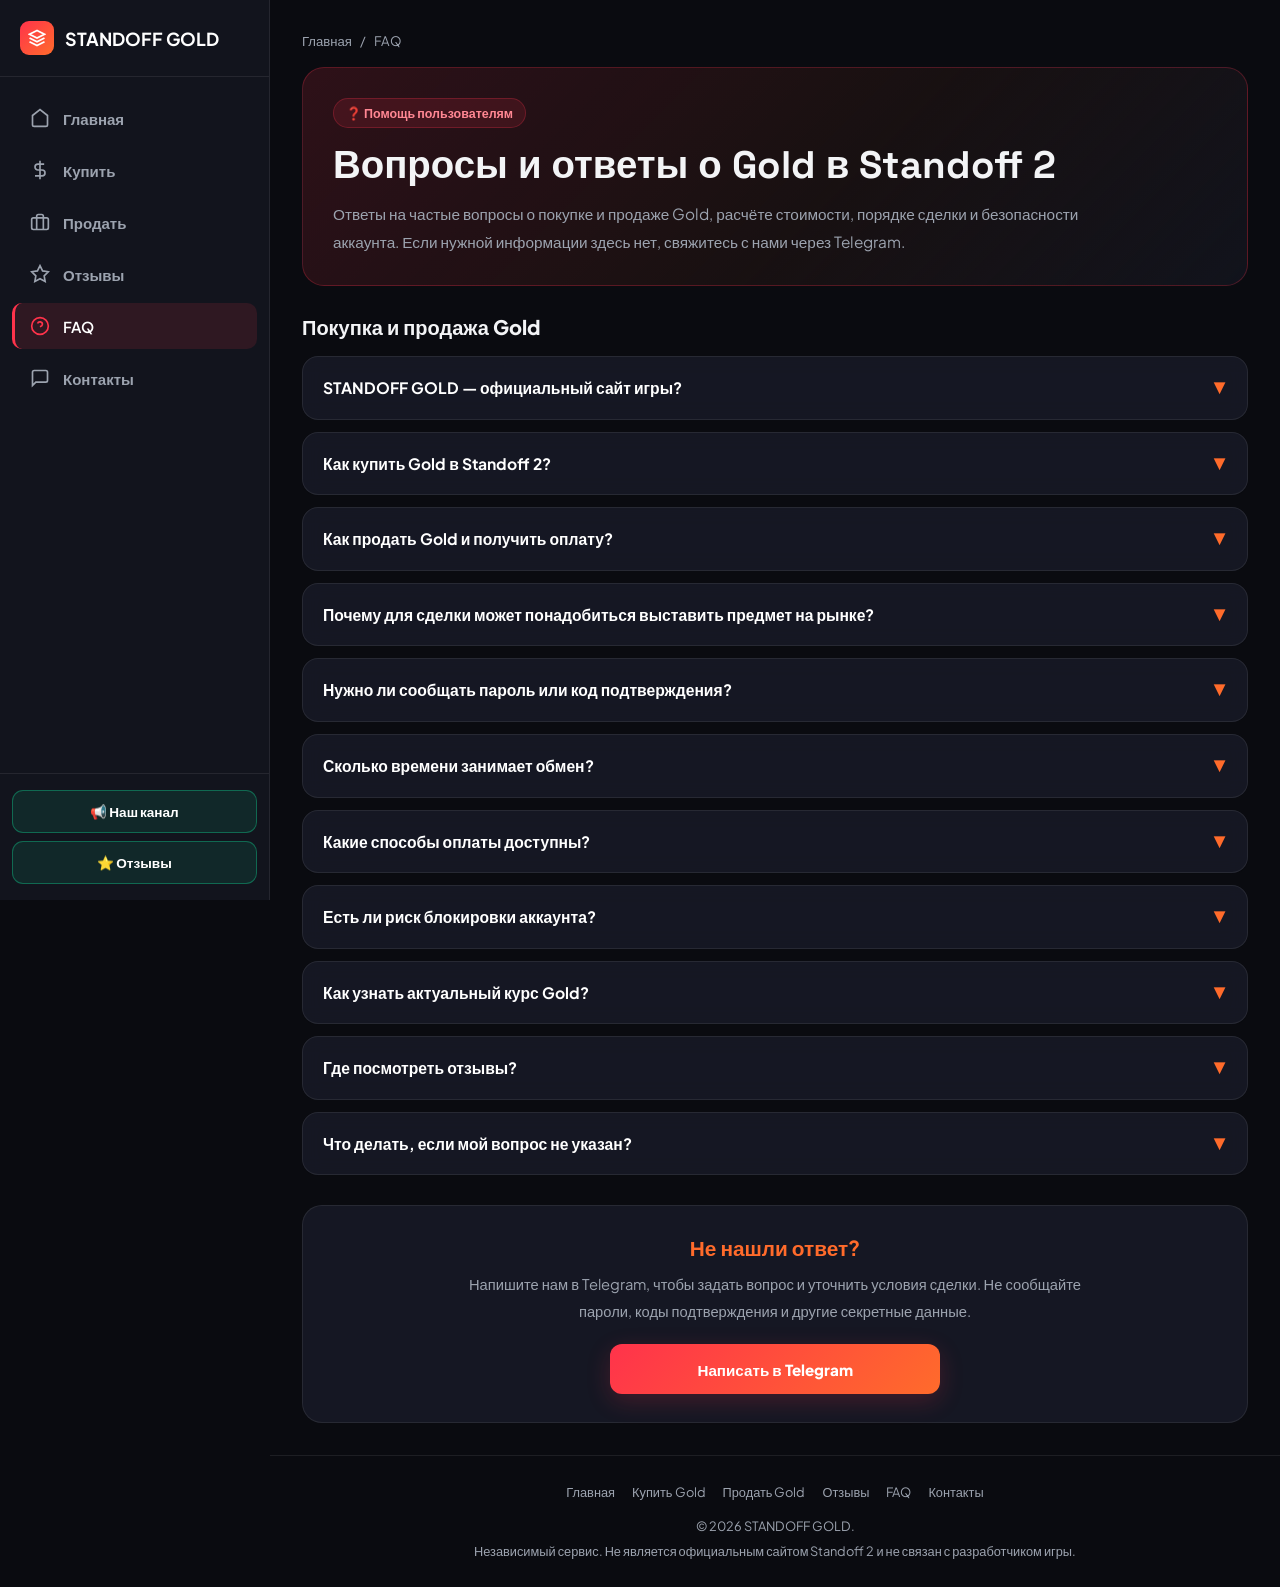
<file: faq.html>
<!DOCTYPE html>
<html lang="ru">
<head>
  <meta charset="UTF-8">
  <meta name="viewport" content="width=device-width, initial-scale=1.0">

  <title>FAQ Standoff 2 — вопросы о покупке и продаже Gold | STANDOFF GOLD</title>
  <meta name="description" content="Ответы на частые вопросы о покупке и продаже Gold в Standoff 2: расчёт стоимости, порядок сделки, оплата, сроки и безопасность аккаунта.">
  <meta name="robots" content="index, follow">
  <meta name="theme-color" content="#0a0b10">
  <link rel="canonical" href="https://standoffgoldez.ru/faq">

  <meta property="og:type" content="website">
  <meta property="og:title" content="FAQ — вопросы о Gold в Standoff 2 | STANDOFF GOLD">
  <meta property="og:description" content="Узнай, как уточнить стоимость Gold, связаться с менеджером и подготовиться к сделке.">
  <meta property="og:url" content="https://standoffgoldez.ru/faq">

  <link rel="icon" type="image/png" sizes="64x64" href="/favicon.png">
  <link rel="shortcut icon" href="/favicon.ico">

  <link rel="preconnect" href="https://fonts.googleapis.com">
  <link rel="preconnect" href="https://fonts.gstatic.com" crossorigin>
  <link href="https://fonts.googleapis.com/css2?family=Plus+Jakarta+Sans:wght@400;500;600;700;800&family=Space+Grotesk:wght@600;700&display=swap" rel="stylesheet">

  <style>
    :root {
      --bg-dark: #0a0b10;
      --panel-bg: #12141d;
      --card-bg: rgba(23, 26, 38, 0.88);
      --card-border: rgba(255, 255, 255, 0.08);
      --accent-red: #ff334b;
      --accent-orange: #ff6b2b;
      --accent-green: #10b981;
      --text-main: #f3f4f6;
      --text-muted: #9ca3af;
      --sidebar-width: 270px;
    }

    * {
      box-sizing: border-box;
      margin: 0;
      padding: 0;
      font-family: 'Plus Jakarta Sans', sans-serif;
      -webkit-tap-highlight-color: transparent;
    }

    html {
      scroll-behavior: smooth;
    }

    body {
      min-height: 100vh;
      background: var(--bg-dark);
      color: var(--text-main);
      overflow-x: hidden;
    }

    body.menu-open {
      overflow: hidden;
    }

    a {
      color: inherit;
    }

    button {
      font: inherit;
    }

    .app-container {
      display: flex;
      min-height: 100vh;
    }

    .menu-overlay {
      display: none;
      position: fixed;
      inset: 0;
      z-index: 99;
      background: rgba(0, 0, 0, 0.72);
      backdrop-filter: blur(4px);
    }

    .menu-overlay.active {
      display: block;
    }

    .sidebar {
      position: fixed;
      inset: 0 auto 0 0;
      z-index: 100;
      display: flex;
      flex-direction: column;
      width: var(--sidebar-width);
      background: var(--panel-bg);
      border-right: 1px solid var(--card-border);
      transition: transform 0.25s ease;
    }

    .sidebar-header {
      padding: 21px 20px;
      border-bottom: 1px solid var(--card-border);
    }

    .brand-logo {
      display: inline-flex;
      align-items: center;
      gap: 11px;
      color: #fff;
      font-family: 'Space Grotesk', sans-serif;
      font-size: 1.12rem;
      font-weight: 700;
      text-decoration: none;
      white-space: nowrap;
    }

    .brand-icon {
      display: flex;
      flex-shrink: 0;
      align-items: center;
      justify-content: center;
      width: 34px;
      height: 34px;
      border-radius: 9px;
      background: linear-gradient(135deg, var(--accent-red), var(--accent-orange));
    }

    .brand-icon svg {
      width: 18px;
      height: 18px;
      fill: none;
      stroke: #fff;
      stroke-width: 2.5;
    }

    .sidebar-nav {
      display: flex;
      flex: 1;
      flex-direction: column;
      gap: 6px;
      padding: 18px 12px;
    }

    .nav-item {
      display: flex;
      align-items: center;
      gap: 13px;
      padding: 13px 15px;
      border-left: 3px solid transparent;
      border-radius: 10px;
      color: var(--text-muted);
      font-size: 0.94rem;
      font-weight: 600;
      text-decoration: none;
      transition: background 0.2s, color 0.2s;
    }

    .nav-item svg {
      width: 20px;
      height: 20px;
      flex-shrink: 0;
      fill: none;
      stroke: currentColor;
      stroke-width: 2;
    }

    .nav-item:hover {
      color: #fff;
      background: rgba(255, 255, 255, 0.05);
    }

    .nav-item.active {
      color: #fff;
      background: rgba(255, 51, 75, 0.12);
      border-left-color: var(--accent-red);
    }

    .nav-item.active svg {
      stroke: var(--accent-red);
    }

    .sidebar-tg-links {
      display: flex;
      flex-direction: column;
      gap: 8px;
      padding: 16px 12px;
      border-top: 1px solid var(--card-border);
    }

    .tg-nav-btn {
      display: flex;
      align-items: center;
      justify-content: center;
      gap: 8px;
      padding: 12px;
      border: 1px solid rgba(16, 185, 129, 0.45);
      border-radius: 11px;
      color: #fff;
      background: rgba(16, 185, 129, 0.12);
      font-size: 0.85rem;
      font-weight: 700;
      text-decoration: none;
      transition: background 0.2s;
    }

    .tg-nav-btn:hover {
      background: rgba(16, 185, 129, 0.25);
    }

    .content-column {
      display: flex;
      flex: 1;
      flex-direction: column;
      min-width: 0;
      margin-left: var(--sidebar-width);
    }

    .mobile-header {
      position: sticky;
      top: 0;
      z-index: 90;
      display: none;
      align-items: center;
      justify-content: space-between;
      gap: 12px;
      padding: 13px 16px;
      border-bottom: 1px solid var(--card-border);
      background: rgba(18, 20, 29, 0.96);
      backdrop-filter: blur(12px);
    }

    .menu-toggle {
      display: inline-flex;
      align-items: center;
      justify-content: center;
      width: 43px;
      height: 43px;
      border: 1px solid var(--card-border);
      border-radius: 11px;
      color: #fff;
      background: rgba(255, 255, 255, 0.05);
      cursor: pointer;
    }

    .main-content {
      width: 100%;
      max-width: 1100px;
      margin: 0 auto;
      padding: 32px;
    }

    .breadcrumbs {
      display: flex;
      flex-wrap: wrap;
      gap: 8px;
      margin-bottom: 18px;
      color: var(--text-muted);
      font-size: 0.82rem;
    }

    .breadcrumbs a {
      color: var(--text-muted);
      text-decoration: none;
    }

    .breadcrumbs a:hover {
      color: #fff;
    }

    .page-intro {
      padding: 30px;
      margin-bottom: 28px;
      border: 1px solid rgba(255, 51, 75, 0.25);
      border-radius: 22px;
      background: linear-gradient(
        135deg,
        rgba(255, 51, 75, 0.15),
        rgba(255, 107, 43, 0.06) 55%,
        rgba(18, 20, 29, 0.95)
      );
    }

    .page-badge {
      display: inline-block;
      padding: 6px 12px;
      margin-bottom: 14px;
      border: 1px solid rgba(255, 51, 75, 0.25);
      border-radius: 20px;
      color: #ff8793;
      background: rgba(255, 51, 75, 0.12);
      font-size: 0.78rem;
      font-weight: 700;
    }

    h1 {
      margin-bottom: 12px;
      font-family: 'Space Grotesk', sans-serif;
      font-size: clamp(1.8rem, 4vw, 2.4rem);
      line-height: 1.2;
    }

    .page-description {
      max-width: 760px;
      color: var(--text-muted);
      font-size: 0.96rem;
      line-height: 1.8;
    }

    .section-title {
      margin: 28px 0 16px;
      font-size: 1.25rem;
      font-weight: 800;
    }

    .faq-accordion {
      display: flex;
      flex-direction: column;
      gap: 12px;
      margin-bottom: 30px;
    }

    .faq-item {
      overflow: hidden;
      border: 1px solid var(--card-border);
      border-radius: 16px;
      background: var(--card-bg);
      backdrop-filter: blur(10px);
      transition: border-color 0.2s, background 0.2s;
    }

    .faq-item.active {
      border-color: rgba(255, 107, 43, 0.45);
      background: rgba(23, 26, 38, 0.96);
    }

    .faq-header {
      display: flex;
      align-items: center;
      justify-content: space-between;
      gap: 16px;
      width: 100%;
      padding: 19px 20px;
      border: 0;
      color: #fff;
      background: transparent;
      font-size: 0.98rem;
      font-weight: 700;
      line-height: 1.5;
      text-align: left;
      cursor: pointer;
    }

    .faq-header:hover {
      background: rgba(255, 255, 255, 0.035);
    }

    .faq-header:focus-visible,
    .menu-toggle:focus-visible,
    a:focus-visible {
      outline: 2px solid var(--accent-orange);
      outline-offset: 3px;
    }

    .faq-icon {
      flex-shrink: 0;
      color: var(--accent-orange);
      transition: transform 0.2s;
    }

    .faq-item.active .faq-icon {
      transform: rotate(180deg);
    }

    .faq-content {
      display: grid;
      grid-template-rows: 0fr;
      transition: grid-template-rows 0.25s ease;
    }

    .faq-content-inner {
      overflow: hidden;
      padding: 0 20px;
      color: var(--text-muted);
      font-size: 0.92rem;
      line-height: 1.8;
    }

    .faq-item.active .faq-content {
      grid-template-rows: 1fr;
    }

    .faq-item.active .faq-content-inner {
      padding-bottom: 19px;
    }

    .faq-content-inner a,
    .inline-link {
      color: #ff986b;
      text-underline-offset: 3px;
    }

    .contact-panel {
      padding: 28px;
      border: 1px solid var(--card-border);
      border-radius: 20px;
      background: var(--card-bg);
      text-align: center;
    }

    .contact-panel h2 {
      margin-bottom: 10px;
      color: var(--accent-orange);
      font-size: 1.3rem;
    }

    .contact-panel p {
      max-width: 620px;
      margin: 0 auto 20px;
      color: var(--text-muted);
      font-size: 0.92rem;
      line-height: 1.8;
    }

    .btn {
      display: inline-flex;
      align-items: center;
      justify-content: center;
      gap: 8px;
      width: 100%;
      max-width: 330px;
      min-height: 50px;
      padding: 14px 20px;
      border: none;
      border-radius: 12px;
      font-size: 0.95rem;
      font-weight: 800;
      text-decoration: none;
      transition: transform 0.2s, filter 0.2s;
    }

    .btn:hover {
      filter: brightness(1.08);
      transform: translateY(-2px);
    }

    .btn-glow-red {
      color: #fff;
      background: linear-gradient(135deg, var(--accent-red), var(--accent-orange));
      box-shadow: 0 7px 24px rgba(255, 51, 75, 0.2);
    }

    .footer {
      padding: 24px 16px;
      margin-top: auto;
      border-top: 1px solid var(--card-border);
      color: var(--text-muted);
      font-size: 0.8rem;
      line-height: 1.9;
      text-align: center;
    }

    .footer-links {
      display: flex;
      flex-wrap: wrap;
      justify-content: center;
      gap: 8px 17px;
      margin-bottom: 10px;
    }

    .footer a {
      color: var(--text-muted);
      text-decoration: none;
    }

    .footer a:hover {
      color: #fff;
    }

    @media (max-width: 850px) {
      .sidebar {
        transform: translateX(-100%);
      }

      .sidebar.open {
        transform: translateX(0);
      }

      .content-column {
        margin-left: 0;
      }

      .mobile-header {
        display: flex;
      }

      .main-content {
        padding: 22px 16px;
      }

      .page-intro {
        padding: 23px 19px;
        border-radius: 18px;
      }

      .faq-header {
        padding: 17px;
        font-size: 0.94rem;
      }

      .faq-content-inner {
        padding-right: 17px;
        padding-left: 17px;
      }

      .faq-item.active .faq-content-inner {
        padding-bottom: 17px;
      }

      .contact-panel {
        padding: 24px 18px;
      }
    }

    @media (max-width: 380px) {
      .brand-logo {
        gap: 8px;
        font-size: 0.95rem;
      }

      .main-content {
        padding-right: 12px;
        padding-left: 12px;
      }

      .faq-header {
        gap: 10px;
        font-size: 0.9rem;
      }
    }

    @media (prefers-reduced-motion: reduce) {
      html {
        scroll-behavior: auto;
      }

      *,
      *::before,
      *::after {
        transition-duration: 0.01ms !important;
      }
    }
  </style>
</head>

<body>
  <div class="menu-overlay" id="overlay" aria-hidden="true"></div>

  <div class="app-container">
    <aside class="sidebar" id="sidebar" aria-label="Основная навигация">
      <div class="sidebar-header">
        <a href="/" class="brand-logo" aria-label="STANDOFF GOLD — главная">
          <span class="brand-icon" aria-hidden="true">
            <svg viewBox="0 0 24 24">
              <path d="M12 2 2 7l10 5 10-5-10-5zM2 17l10 5 10-5M2 12l10 5 10-5"></path>
            </svg>
          </span>
          <span>STANDOFF GOLD</span>
        </a>
      </div>

      <nav class="sidebar-nav" aria-label="Разделы сайта">
        <a href="/" class="nav-item">
          <svg viewBox="0 0 24 24" aria-hidden="true"><path d="m3 9 9-7 9 7v11a2 2 0 0 1-2 2H5a2 2 0 0 1-2-2z"></path></svg>
          Главная
        </a>

        <a href="/buy" class="nav-item">
          <svg viewBox="0 0 24 24" aria-hidden="true"><line x1="12" y1="1" x2="12" y2="23"></line><path d="M17 5H9.5a3.5 3.5 0 0 0 0 7h5a3.5 3.5 0 0 1 0 7H6"></path></svg>
          Купить
        </a>

        <a href="/sell" class="nav-item">
          <svg viewBox="0 0 24 24" aria-hidden="true"><rect x="2" y="7" width="20" height="14" rx="2"></rect><path d="M16 21V5a2 2 0 0 0-2-2h-4a2 2 0 0 0-2 2v16"></path></svg>
          Продать
        </a>

        <a href="/reviews" class="nav-item">
          <svg viewBox="0 0 24 24" aria-hidden="true"><path d="m12 2 3.09 6.26L22 9.27l-5 4.87 1.18 6.88L12 17.77l-6.18 3.25L7 14.14 2 9.27l6.91-1.01L12 2z"></path></svg>
          Отзывы
        </a>

        <a href="/faq" class="nav-item active" aria-current="page">
          <svg viewBox="0 0 24 24" aria-hidden="true"><circle cx="12" cy="12" r="10"></circle><path d="M9.09 9a3 3 0 0 1 5.83 1c0 2-3 3-3 3"></path><path d="M12 17h.01"></path></svg>
          FAQ
        </a>

        <a href="/contacts" class="nav-item">
          <svg viewBox="0 0 24 24" aria-hidden="true"><path d="M21 15a2 2 0 0 1-2 2H7l-4 4V5a2 2 0 0 1 2-2h14a2 2 0 0 1 2 2z"></path></svg>
          Контакты
        </a>
      </nav>

      <div class="sidebar-tg-links">
        <a href="https://t.me/STANDOFF_GOLDEX" target="_blank" rel="noopener noreferrer" class="tg-nav-btn">
          📢 Наш канал
        </a>
        <a href="https://t.me/STANDOFF_GOLDEZ" target="_blank" rel="noopener noreferrer" class="tg-nav-btn">
          ⭐ Отзывы
        </a>
      </div>
    </aside>

    <div class="content-column">
      <header class="mobile-header">
        <a href="/" class="brand-logo" aria-label="STANDOFF GOLD — главная">
          <span class="brand-icon" aria-hidden="true">
            <svg viewBox="0 0 24 24">
              <path d="M12 2 2 7l10 5 10-5-10-5zM2 17l10 5 10-5M2 12l10 5 10-5"></path>
            </svg>
          </span>
          <span>STANDOFF GOLD</span>
        </a>

        <button class="menu-toggle" id="menuToggle" type="button" aria-label="Открыть меню" aria-expanded="false" aria-controls="sidebar">
          <svg width="22" height="22" viewBox="0 0 24 24" fill="none" stroke="currentColor" stroke-width="2.5" aria-hidden="true">
            <path d="M3 6h18M3 12h18M3 18h18"></path>
          </svg>
        </button>
      </header>

      <main class="main-content">
        <nav class="breadcrumbs" aria-label="Хлебные крошки">
          <a href="/">Главная</a>
          <span aria-hidden="true">/</span>
          <span aria-current="page">FAQ</span>
        </nav>

        <section class="page-intro">
          <div class="page-badge">❓ Помощь пользователям</div>
          <h1>Вопросы и ответы о Gold в Standoff 2</h1>
          <p class="page-description">
            Ответы на частые вопросы о покупке и продаже Gold, расчёте стоимости,
            порядке сделки и безопасности аккаунта. Если нужной информации здесь
            нет, свяжитесь с нами через Telegram.
          </p>
        </section>

        <h2 class="section-title">Покупка и продажа Gold</h2>

        <section class="faq-accordion" aria-label="Часто задаваемые вопросы">
          <article class="faq-item">
            <h3>
              <button class="faq-header" type="button" aria-expanded="false" aria-controls="faq-answer-1" id="faq-question-1">
                <span>STANDOFF GOLD — официальный сайт игры?</span>
                <span class="faq-icon" aria-hidden="true">▼</span>
              </button>
            </h3>
            <div class="faq-content" id="faq-answer-1" role="region" aria-labelledby="faq-question-1" hidden>
              <div class="faq-content-inner">
                Нет. STANDOFF GOLD — независимый сервис, не являющийся официальным
                сайтом Standoff 2 или представителем разработчика игры. Перед
                использованием сторонних сервисов самостоятельно оценивайте условия и риски.
              </div>
            </div>
          </article>

          <article class="faq-item">
            <h3>
              <button class="faq-header" type="button" aria-expanded="false" aria-controls="faq-answer-2" id="faq-question-2">
                <span>Как купить Gold в Standoff 2?</span>
                <span class="faq-icon" aria-hidden="true">▼</span>
              </button>
            </h3>
            <div class="faq-content" id="faq-answer-2" role="region" aria-labelledby="faq-question-2" hidden>
              <div class="faq-content-inner">
                Перейдите на страницу <a href="/buy">покупки Gold</a>, чтобы посмотреть
                расчёт стоимости. Затем свяжитесь с менеджером, уточните актуальную
                цену, наличие и порядок сделки. Перед оплатой убедитесь, что все условия
                понятны и согласованы.
              </div>
            </div>
          </article>

          <article class="faq-item">
            <h3>
              <button class="faq-header" type="button" aria-expanded="false" aria-controls="faq-answer-3" id="faq-question-3">
                <span>Как продать Gold и получить оплату?</span>
                <span class="faq-icon" aria-hidden="true">▼</span>
              </button>
            </h3>
            <div class="faq-content" id="faq-answer-3" role="region" aria-labelledby="faq-question-3" hidden>
              <div class="faq-content-inner">
                Откройте раздел <a href="/sell">продажи Gold</a> и уточните у менеджера
                актуальный курс, доступные способы выплаты и порядок передачи Gold.
                Не передавайте предметы, пока не понимаете условия сделки. Проверяйте
                фактическое поступление денег, а не только скриншоты или обещания перевода.
              </div>
            </div>
          </article>

          <article class="faq-item">
            <h3>
              <button class="faq-header" type="button" aria-expanded="false" aria-controls="faq-answer-4" id="faq-question-4">
                <span>Почему для сделки может понадобиться выставить предмет на рынке?</span>
                <span class="faq-icon" aria-hidden="true">▼</span>
              </button>
            </h3>
            <div class="faq-content" id="faq-answer-4" role="region" aria-labelledby="faq-question-4" hidden>
              <div class="faq-content-inner">
                Внутриигровой рынок может участвовать в передаче предметов в зависимости
                от конкретного способа обмена. До выставления предмета уточните все шаги,
                цену, комиссию и порядок подтверждения. Учитывайте правила игры и не
                выполняйте непонятные инструкции.
              </div>
            </div>
          </article>

          <article class="faq-item">
            <h3>
              <button class="faq-header" type="button" aria-expanded="false" aria-controls="faq-answer-5" id="faq-question-5">
                <span>Нужно ли сообщать пароль или код подтверждения?</span>
                <span class="faq-icon" aria-hidden="true">▼</span>
              </button>
            </h3>
            <div class="faq-content" id="faq-answer-5" role="region" aria-labelledby="faq-question-5" hidden>
              <div class="faq-content-inner">
                Нет. Не сообщайте другим людям пароль, коды входа, резервные коды
                и другие секретные данные. Не устанавливайте неизвестные программы
                и не переходите по подозрительным ссылкам ради сделки. Если собеседник
                требует такие данные, прекратите общение.
              </div>
            </div>
          </article>

          <article class="faq-item">
            <h3>
              <button class="faq-header" type="button" aria-expanded="false" aria-controls="faq-answer-6" id="faq-question-6">
                <span>Сколько времени занимает обмен?</span>
                <span class="faq-icon" aria-hidden="true">▼</span>
              </button>
            </h3>
            <div class="faq-content" id="faq-answer-6" role="region" aria-labelledby="faq-question-6" hidden>
              <div class="faq-content-inner">
                Срок зависит от наличия Gold, работы внутриигрового рынка, выбранного
                способа оплаты и обработки перевода. Точное время необходимо уточнить
                у менеджера перед началом сделки. Не считайте обмен завершённым,
                пока не убедитесь, что получили согласованную сумму или Gold.
              </div>
            </div>
          </article>

          <article class="faq-item">
            <h3>
              <button class="faq-header" type="button" aria-expanded="false" aria-controls="faq-answer-7" id="faq-question-7">
                <span>Какие способы оплаты доступны?</span>
                <span class="faq-icon" aria-hidden="true">▼</span>
              </button>
            </h3>
            <div class="faq-content" id="faq-answer-7" role="region" aria-labelledby="faq-question-7" hidden>
              <div class="faq-content-inner">
                Доступные способы оплаты и выплаты нужно уточнить у менеджера.
                До сделки согласуйте итоговую сумму, способ перевода и порядок действий.
                Не переводите деньги на неизвестные реквизиты и не сообщайте данные
                банковской карты, коды из SMS или приложения банка.
              </div>
            </div>
          </article>

          <article class="faq-item">
            <h3>
              <button class="faq-header" type="button" aria-expanded="false" aria-controls="faq-answer-8" id="faq-question-8">
                <span>Есть ли риск блокировки аккаунта?</span>
                <span class="faq-icon" aria-hidden="true">▼</span>
              </button>
            </h3>
            <div class="faq-content" id="faq-answer-8" role="region" aria-labelledby="faq-question-8" hidden>
              <div class="faq-content-inner">
                Нельзя гарантировать отсутствие блокировки или других ограничений.
                Сторонние сделки могут сопровождаться рисками, а правила игры могут
                меняться. Ознакомьтесь с действующими правилами Standoff 2 и не
                передавайте доступ к своему аккаунту третьим лицам.
              </div>
            </div>
          </article>

          <article class="faq-item">
            <h3>
              <button class="faq-header" type="button" aria-expanded="false" aria-controls="faq-answer-9" id="faq-question-9">
                <span>Как узнать актуальный курс Gold?</span>
                <span class="faq-icon" aria-hidden="true">▼</span>
              </button>
            </h3>
            <div class="faq-content" id="faq-answer-9" role="region" aria-labelledby="faq-question-9" hidden>
              <div class="faq-content-inner">
                Посмотрите расчёт на страницах
                <a href="/buy">покупки</a> и <a href="/sell">продажи Gold</a>.
                Курс для покупки и продажи может различаться. Перед сделкой уточните
                итоговую стоимость у менеджера.
              </div>
            </div>
          </article>

          <article class="faq-item">
            <h3>
              <button class="faq-header" type="button" aria-expanded="false" aria-controls="faq-answer-10" id="faq-question-10">
                <span>Где посмотреть отзывы?</span>
                <span class="faq-icon" aria-hidden="true">▼</span>
              </button>
            </h3>
            <div class="faq-content" id="faq-answer-10" role="region" aria-labelledby="faq-question-10" hidden>
              <div class="faq-content-inner">
                Перейдите в раздел <a href="/reviews">отзывов на сайте</a> или посетите
                <a href="https://t.me/STANDOFF_GOLDEZ" target="_blank" rel="noopener noreferrer">Telegram-канал с отзывами</a>.
                Отзывы могут помочь сориентироваться, но сами по себе не гарантируют
                результат будущей сделки.
              </div>
            </div>
          </article>

          <article class="faq-item">
            <h3>
              <button class="faq-header" type="button" aria-expanded="false" aria-controls="faq-answer-11" id="faq-question-11">
                <span>Что делать, если мой вопрос не указан?</span>
                <span class="faq-icon" aria-hidden="true">▼</span>
              </button>
            </h3>
            <div class="faq-content" id="faq-answer-11" role="region" aria-labelledby="faq-question-11" hidden>
              <div class="faq-content-inner">
                Напишите в Telegram и изложите вопрос до начала сделки. Уточните
                стоимость, сроки, способ передачи Gold и условия оплаты. Контактные
                данные также находятся на странице <a href="/contacts">контактов</a>.
              </div>
            </div>
          </article>
        </section>

        <section class="contact-panel">
          <h2>Не нашли ответ?</h2>
          <p>
            Напишите нам в Telegram, чтобы задать вопрос и уточнить условия сделки.
            Не сообщайте пароли, коды подтверждения и другие секретные данные.
          </p>
          <a
            href="https://t.me/Kreunen"
            target="_blank"
            rel="noopener noreferrer"
            class="btn btn-glow-red"
          >
            Написать в Telegram
          </a>
        </section>
      </main>

      <footer class="footer">
        <nav class="footer-links" aria-label="Ссылки в подвале">
          <a href="/">Главная</a>
          <a href="/buy">Купить Gold</a>
          <a href="/sell">Продать Gold</a>
          <a href="/reviews">Отзывы</a>
          <a href="/faq" aria-current="page">FAQ</a>
          <a href="/contacts">Контакты</a>
        </nav>
        <p>© 2026 STANDOFF GOLD.</p>
        <p>Независимый сервис. Не является официальным сайтом Standoff 2 и не связан с разработчиком игры.</p>
      </footer>
    </div>
  </div>

  <script>
    (() => {
      'use strict';

      const sidebar = document.getElementById('sidebar');
      const overlay = document.getElementById('overlay');
      const menuToggle = document.getElementById('menuToggle');

      function setMenuOpen(open) {
        sidebar.classList.toggle('open', open);
        overlay.classList.toggle('active', open);
        document.body.classList.toggle('menu-open', open);

        overlay.setAttribute('aria-hidden', String(!open));
        menuToggle.setAttribute('aria-expanded', String(open));
        menuToggle.setAttribute(
          'aria-label',
          open ? 'Закрыть меню' : 'Открыть меню'
        );
      }

      menuToggle.addEventListener('click', () => {
        setMenuOpen(!sidebar.classList.contains('open'));
      });

      overlay.addEventListener('click', () => setMenuOpen(false));

      document.addEventListener('keydown', (event) => {
        if (event.key === 'Escape') {
          setMenuOpen(false);
        }
      });

      sidebar.querySelectorAll('a').forEach((link) => {
        link.addEventListener('click', () => setMenuOpen(false));
      });

      document.querySelectorAll('.faq-header').forEach((button) => {
        button.addEventListener('click', () => {
          const item = button.closest('.faq-item');
          const content = document.getElementById(
            button.getAttribute('aria-controls')
          );
          const willOpen = button.getAttribute('aria-expanded') !== 'true';

          button.setAttribute('aria-expanded', String(willOpen));
          item.classList.toggle('active', willOpen);
          content.hidden = false;

          if (willOpen) {
            content.style.display = 'grid';
          } else {
            content.style.display = 'grid';
          }

          content.style.gridTemplateRows = willOpen ? '1fr' : '0fr';

          if (!willOpen) {
            const finishClose = (event) => {
              if (event.propertyName === 'grid-template-rows') {
                content.hidden = true;
                content.removeEventListener('transitionend', finishClose);
              }
            };

            content.addEventListener('transitionend', finishClose);
          }
        });
      });
    })();
  </script>
</body>
</html>
</file>
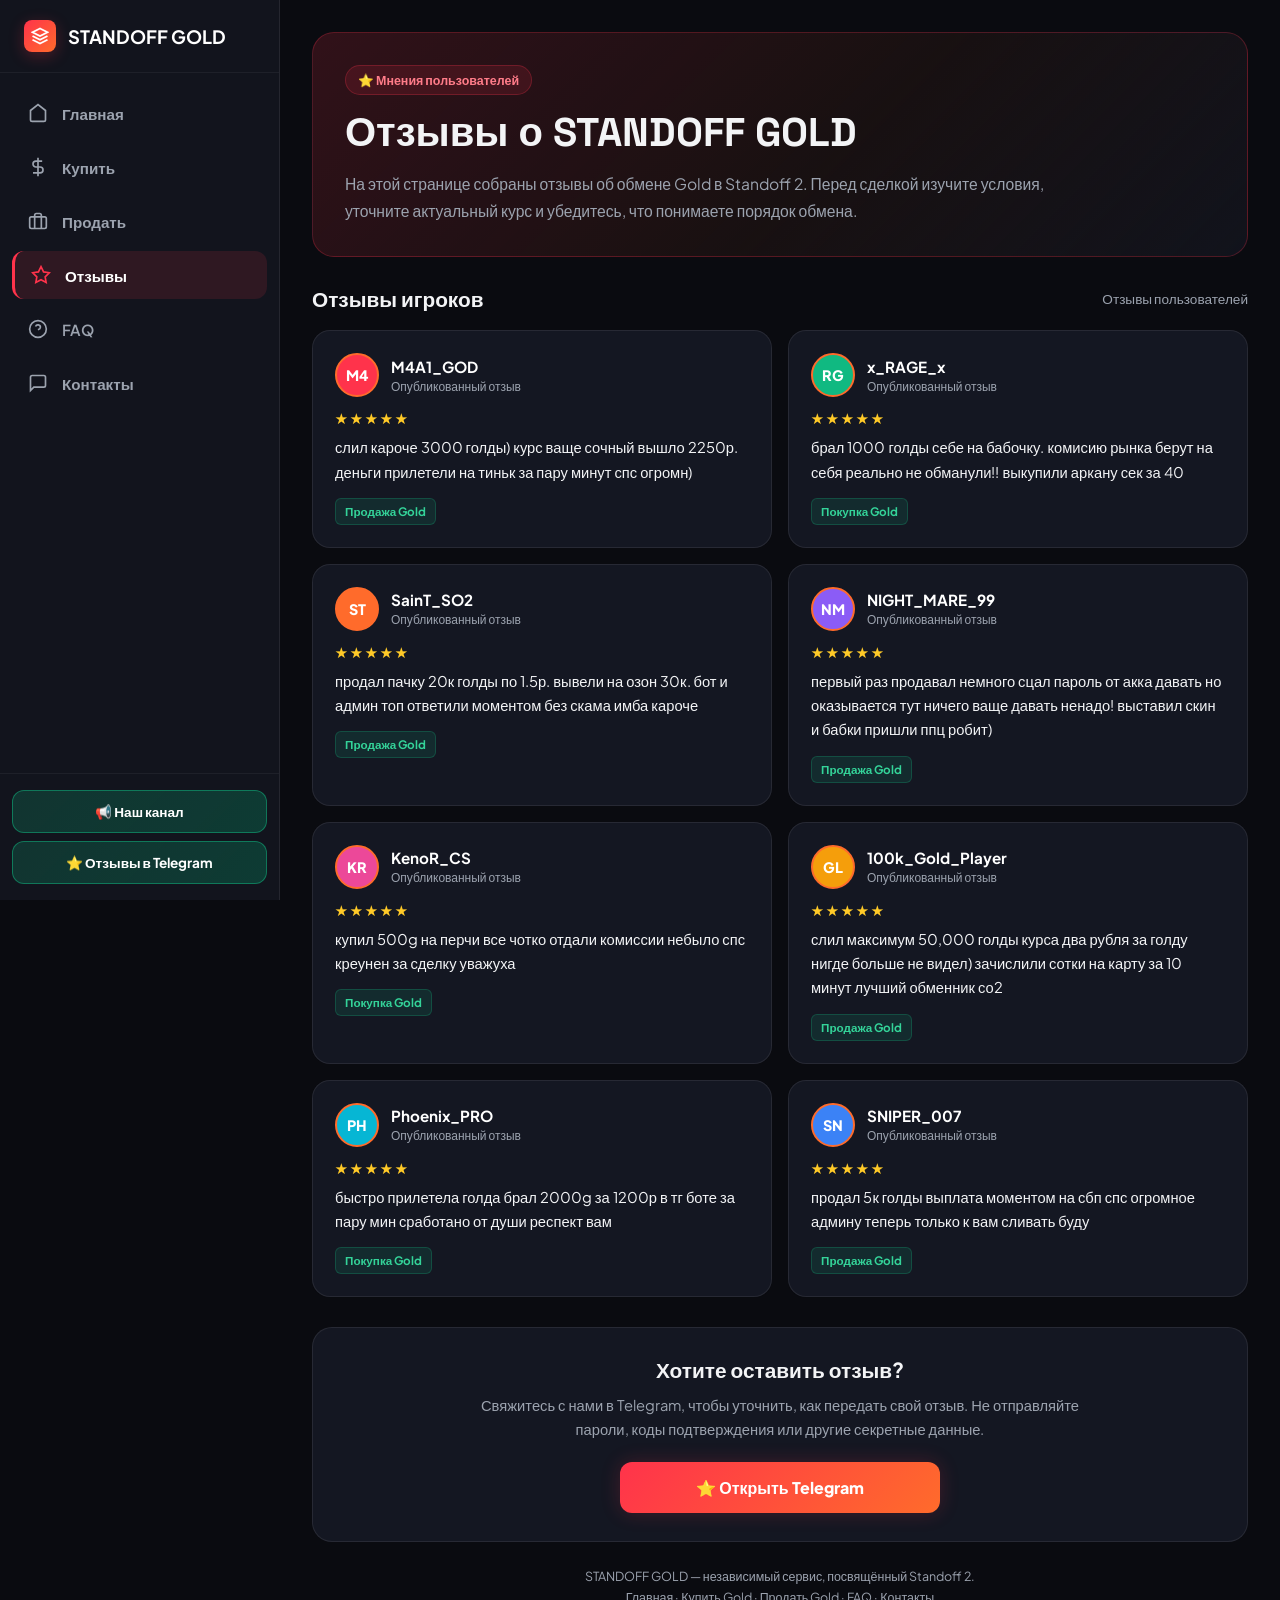
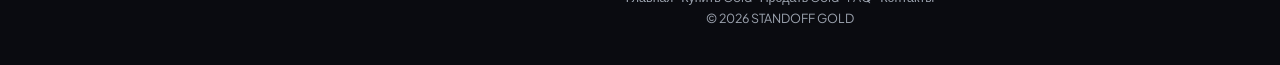
<file: reviews.html>
<!DOCTYPE html>
<html lang="ru">
<head>
  <meta charset="UTF-8">
  <meta name="viewport" content="width=device-width, initial-scale=1.0">

  <title>Отзывы о STANDOFF GOLD — обмен Gold в Standoff 2</title>
  <meta name="description" content="Отзывы пользователей о STANDOFF GOLD. Узнайте об обмене Gold в Standoff 2, изучите условия и свяжитесь с менеджером.">
  <meta name="robots" content="index, follow">
  <link rel="canonical" href="https://standoffgoldez.ru/reviews">

  <meta name="theme-color" content="#0a0b10">

  <link rel="preconnect" href="https://fonts.googleapis.com">
  <link rel="preconnect" href="https://fonts.gstatic.com" crossorigin>
  <link href="https://fonts.googleapis.com/css2?family=Plus+Jakarta+Sans:wght@400;500;600;700;800&family=Space+Grotesk:wght@600;700&display=swap" rel="stylesheet">

  <link rel="icon" type="image/png" sizes="64x64" href="/favicon.png">
  <link rel="shortcut icon" href="/favicon.ico">

  <style>
    :root {
      --bg-dark: #0a0b10;
      --panel-bg: #12141d;
      --card-bg: rgba(23, 26, 38, 0.85);
      --card-border: rgba(255, 255, 255, 0.08);
      --accent-red: #ff334b;
      --accent-orange: #ff6b2b;
      --accent-green: #10b981;
      --text-main: #f3f4f6;
      --text-muted: #9ca3af;
      --sidebar-width: 280px;
    }

    * {
      box-sizing: border-box;
      margin: 0;
      padding: 0;
      font-family: 'Plus Jakarta Sans', sans-serif;
      -webkit-tap-highlight-color: transparent;
    }

    body {
      background: var(--bg-dark);
      color: var(--text-main);
      min-height: 100vh;
      overflow-x: hidden;
    }

    a {
      color: inherit;
    }

    .app-container {
      display: flex;
      width: 100%;
      min-height: 100vh;
    }

    .menu-overlay {
      display: none;
      position: fixed;
      inset: 0;
      background: rgba(0, 0, 0, 0.7);
      backdrop-filter: blur(4px);
      z-index: 99;
    }

    .menu-overlay.active {
      display: block;
    }

    .sidebar {
      width: var(--sidebar-width);
      flex-shrink: 0;
      background: var(--panel-bg);
      border-right: 1px solid var(--card-border);
      display: flex;
      flex-direction: column;
      position: fixed;
      inset: 0 auto 0 0;
      z-index: 100;
      transition: transform 0.3s ease;
    }

    .sidebar-header {
      padding: 20px 24px;
      border-bottom: 1px solid rgba(255, 255, 255, 0.05);
    }

    .brand-logo {
      display: flex;
      align-items: center;
      gap: 12px;
      font-family: 'Space Grotesk', sans-serif;
      font-size: 1.15rem;
      font-weight: 700;
      color: #fff;
      text-decoration: none;
      white-space: nowrap;
    }

    .brand-icon {
      width: 32px;
      height: 32px;
      flex-shrink: 0;
      background: linear-gradient(135deg, var(--accent-red), var(--accent-orange));
      border-radius: 8px;
      display: flex;
      align-items: center;
      justify-content: center;
      box-shadow: 0 4px 15px rgba(255, 51, 75, 0.25);
    }

    .brand-icon svg {
      width: 18px;
      height: 18px;
      fill: none;
      stroke: #fff;
      stroke-width: 2.5;
    }

    .sidebar-nav {
      padding: 16px 12px;
      display: flex;
      flex-direction: column;
      gap: 6px;
      flex: 1;
    }

    .nav-item {
      display: flex;
      align-items: center;
      gap: 14px;
      padding: 14px 16px;
      border-radius: 12px;
      color: var(--text-muted);
      text-decoration: none;
      font-size: 0.95rem;
      font-weight: 600;
      transition: background 0.2s ease, color 0.2s ease;
    }

    .nav-item svg {
      width: 20px;
      height: 20px;
      flex-shrink: 0;
      fill: none;
      stroke: currentColor;
      stroke-width: 2;
    }

    .nav-item:hover {
      background: rgba(255, 255, 255, 0.04);
      color: #fff;
    }

    .nav-item.active {
      background: rgba(255, 51, 75, 0.12);
      color: #fff;
      border-left: 3px solid var(--accent-red);
    }

    .nav-item.active svg {
      stroke: var(--accent-red);
    }

    .sidebar-tg-links {
      padding: 16px 12px;
      border-top: 1px solid rgba(255, 255, 255, 0.05);
      display: flex;
      flex-direction: column;
      gap: 8px;
    }

    .tg-nav-btn {
      display: flex;
      align-items: center;
      justify-content: center;
      gap: 8px;
      padding: 12px;
      border-radius: 12px;
      font-size: 0.85rem;
      font-weight: 700;
      text-decoration: none;
      color: #fff;
      background: linear-gradient(135deg, rgba(16, 185, 129, 0.2), rgba(5, 150, 105, 0.3));
      border: 1px solid rgba(16, 185, 129, 0.5);
    }

    .content-column {
      flex: 1;
      min-width: 0;
      margin-left: var(--sidebar-width);
    }

    .mobile-header {
      display: none;
      align-items: center;
      justify-content: space-between;
      gap: 12px;
      padding: 14px 18px;
      background: var(--panel-bg);
      border-bottom: 1px solid var(--card-border);
      position: sticky;
      top: 0;
      z-index: 90;
    }

    .menu-toggle {
      background: rgba(255, 255, 255, 0.05);
      border: 1px solid var(--card-border);
      color: #fff;
      padding: 10px;
      border-radius: 10px;
      cursor: pointer;
      display: flex;
      align-items: center;
      justify-content: center;
    }

    .main-content {
      padding: 32px;
      max-width: 1200px;
      width: 100%;
      margin: 0 auto;
    }

    .page-intro {
      padding: 32px;
      margin-bottom: 24px;
      border: 1px solid rgba(255, 51, 75, 0.25);
      border-radius: 22px;
      background: linear-gradient(
        135deg,
        rgba(255, 51, 75, 0.16),
        rgba(255, 107, 43, 0.06) 55%,
        rgba(18, 20, 29, 0.95)
      );
    }

    .page-badge {
      display: inline-flex;
      align-items: center;
      gap: 6px;
      margin-bottom: 14px;
      padding: 6px 12px;
      border-radius: 20px;
      color: #ff7c89;
      background: rgba(255, 51, 75, 0.12);
      border: 1px solid rgba(255, 51, 75, 0.25);
      font-size: 0.78rem;
      font-weight: 700;
    }

    h1 {
      font-family: 'Space Grotesk', sans-serif;
      font-size: clamp(1.8rem, 4vw, 2.5rem);
      line-height: 1.2;
      margin-bottom: 14px;
    }

    .page-description {
      color: var(--text-muted);
      font-size: 0.98rem;
      line-height: 1.7;
      max-width: 760px;
    }

    .section-heading {
      display: flex;
      align-items: center;
      justify-content: space-between;
      gap: 12px;
      margin: 28px 0 18px;
    }

    .section-heading h2 {
      font-size: 1.3rem;
      font-weight: 800;
    }

    .review-count {
      color: var(--text-muted);
      font-size: 0.85rem;
    }

    .reviews-grid {
      display: grid;
      grid-template-columns: repeat(2, minmax(0, 1fr));
      gap: 16px;
      margin-bottom: 30px;
    }

    .review-card {
      min-width: 0;
      padding: 22px;
      background: var(--card-bg);
      border: 1px solid var(--card-border);
      border-radius: 18px;
      backdrop-filter: blur(10px);
      transition: border-color 0.2s ease, transform 0.2s ease;
    }

    .review-card:hover {
      border-color: rgba(255, 107, 43, 0.35);
      transform: translateY(-2px);
    }

    .review-header {
      display: flex;
      align-items: center;
      gap: 12px;
      margin-bottom: 12px;
    }

    .review-avatar {
      width: 44px;
      height: 44px;
      flex-shrink: 0;
      border-radius: 50%;
      display: flex;
      align-items: center;
      justify-content: center;
      color: #fff;
      font-size: 0.9rem;
      font-weight: 800;
      border: 2px solid var(--accent-orange);
    }

    .review-nick {
      color: #fff;
      font-size: 0.95rem;
      font-weight: 700;
      overflow-wrap: anywhere;
    }

    .review-meta {
      margin-top: 3px;
      color: var(--text-muted);
      font-size: 0.75rem;
    }

    .review-stars {
      color: #ffca28;
      font-size: 0.9rem;
      letter-spacing: 2px;
      margin-bottom: 8px;
    }

    .review-text {
      color: var(--text-main);
      font-size: 0.92rem;
      line-height: 1.65;
      overflow-wrap: anywhere;
    }

    .review-tag {
      display: inline-block;
      padding: 5px 9px;
      margin-top: 14px;
      border-radius: 6px;
      background: rgba(16, 185, 129, 0.12);
      color: #34d399;
      border: 1px solid rgba(16, 185, 129, 0.25);
      font-size: 0.73rem;
      font-weight: 700;
    }

    .contact-panel {
      padding: 28px;
      text-align: center;
      background: var(--card-bg);
      border: 1px solid var(--card-border);
      border-radius: 20px;
    }

    .contact-panel h2 {
      margin-bottom: 10px;
      font-size: 1.3rem;
    }

    .contact-panel p {
      max-width: 600px;
      margin: 0 auto 20px;
      color: var(--text-muted);
      font-size: 0.92rem;
      line-height: 1.65;
    }

    .btn {
      display: inline-flex;
      align-items: center;
      justify-content: center;
      gap: 8px;
      max-width: 320px;
      width: 100%;
      padding: 15px 22px;
      border-radius: 12px;
      color: #fff;
      background: linear-gradient(135deg, #ff334b, #ff6b2b);
      box-shadow: 0 0 20px rgba(255, 51, 75, 0.2);
      font-weight: 800;
      text-decoration: none;
      transition: transform 0.2s ease;
    }

    .btn:hover {
      transform: translateY(-2px);
    }

    .footer {
      padding: 24px 0 4px;
      text-align: center;
      color: var(--text-muted);
      font-size: 0.78rem;
      line-height: 1.7;
    }

    .footer a {
      color: var(--text-muted);
      text-decoration: none;
    }

    .footer a:hover {
      color: #fff;
    }

    @media (max-width: 1000px) {
      .main-content {
        padding: 24px;
      }

      .reviews-grid {
        grid-template-columns: 1fr;
      }
    }

    @media (max-width: 850px) {
      .sidebar {
        transform: translateX(-100%);
      }

      .sidebar.open {
        transform: translateX(0);
      }

      .content-column {
        margin-left: 0;
      }

      .mobile-header {
        display: flex;
      }

      .main-content {
        padding: 18px 16px;
      }

      .page-intro {
        padding: 24px 20px;
        border-radius: 18px;
      }

      .section-heading h2 {
        font-size: 1.15rem;
      }

      .review-card {
        padding: 18px;
      }

      .contact-panel {
        padding: 24px 18px;
      }
    }

    @media (prefers-reduced-motion: reduce) {
      *,
      *::before,
      *::after {
        scroll-behavior: auto !important;
        transition-duration: 0.01ms !important;
      }
    }
  </style>
</head>

<body>
  <div class="menu-overlay" id="overlay" onclick="toggleMenu()" aria-hidden="true"></div>

  <div class="app-container">
    <aside class="sidebar" id="sidebar" aria-label="Основная навигация">
      <div class="sidebar-header">
        <a href="/" class="brand-logo" aria-label="STANDOFF GOLD — главная">
          <div class="brand-icon">
            <svg viewBox="0 0 24 24" aria-hidden="true">
              <path d="M12 2L2 7l10 5 10-5-10-5zM2 17l10 5 10-5M2 12l10 5 10-5"></path>
            </svg>
          </div>
          <span>STANDOFF GOLD</span>
        </a>
      </div>

      <nav class="sidebar-nav">
        <a href="/" class="nav-item">
          <svg viewBox="0 0 24 24" aria-hidden="true"><path d="M3 9l9-7 9 7v11a2 2 0 0 1-2 2H5a2 2 0 0 1-2-2z"></path></svg>
          Главная
        </a>

        <a href="/buy" class="nav-item">
          <svg viewBox="0 0 24 24" aria-hidden="true"><line x1="12" y1="1" x2="12" y2="23"></line><path d="M17 5H9.5a3.5 3.5 0 0 0 0 7h5a3.5 3.5 0 0 1 0 7H6"></path></svg>
          Купить
        </a>

        <a href="/sell" class="nav-item">
          <svg viewBox="0 0 24 24" aria-hidden="true"><rect x="2" y="7" width="20" height="14" rx="2" ry="2"></rect><path d="M16 21V5a2 2 0 0 0-2-2h-4a2 2 0 0 0-2 2v16"></path></svg>
          Продать
        </a>

        <a href="/reviews" class="nav-item active" aria-current="page">
          <svg viewBox="0 0 24 24" aria-hidden="true"><path d="M12 2l3.09 6.26L22 9.27l-5 4.87 1.18 6.88L12 17.77l-6.18 3.25L7 14.14 2 9.27l6.91-1.01L12 2z"></path></svg>
          Отзывы
        </a>

        <a href="/faq" class="nav-item">
          <svg viewBox="0 0 24 24" aria-hidden="true"><circle cx="12" cy="12" r="10"></circle><path d="M9.09 9a3 3 0 0 1 5.83 1c0 2-3 3-3 3"></path><line x1="12" y1="17" x2="12.01" y2="17"></line></svg>
          FAQ
        </a>

        <a href="/contacts" class="nav-item">
          <svg viewBox="0 0 24 24" aria-hidden="true"><path d="M21 15a2 2 0 0 1-2 2H7l-4 4V5a2 2 0 0 1 2-2h14a2 2 0 0 1 2 2z"></path></svg>
          Контакты
        </a>
      </nav>

      <div class="sidebar-tg-links">
        <a href="https://t.me/STANDOFF_GOLDEX" target="_blank" rel="noopener noreferrer" class="tg-nav-btn">📢 Наш канал</a>
        <a href="https://t.me/STANDOFF_GOLDEZ" target="_blank" rel="noopener noreferrer" class="tg-nav-btn">⭐ Отзывы в Telegram</a>
      </div>
    </aside>

    <div class="content-column">
      <header class="mobile-header">
        <a href="/" class="brand-logo" style="font-size:1rem;">
          <div class="brand-icon">
            <svg viewBox="0 0 24 24" aria-hidden="true">
              <path d="M12 2L2 7l10 5 10-5-10-5zM2 17l10 5 10-5M2 12l10 5 10-5"></path>
            </svg>
          </div>
          <span>STANDOFF GOLD</span>
        </a>

        <button class="menu-toggle" id="menuToggle" onclick="toggleMenu()" aria-label="Открыть меню" aria-expanded="false" aria-controls="sidebar">
          <svg width="22" height="22" viewBox="0 0 24 24" fill="none" stroke="currentColor" stroke-width="2.5" aria-hidden="true">
            <line x1="3" y1="12" x2="21" y2="12"></line>
            <line x1="3" y1="6" x2="21" y2="6"></line>
            <line x1="3" y1="18" x2="21" y2="18"></line>
          </svg>
        </button>
      </header>

      <main class="main-content">
        <section class="page-intro">
          <div class="page-badge">⭐ Мнения пользователей</div>
          <h1>Отзывы о STANDOFF GOLD</h1>
          <p class="page-description">
            На этой странице собраны отзывы об обмене Gold в Standoff 2.
            Перед сделкой изучите условия, уточните актуальный курс и
            убедитесь, что понимаете порядок обмена.
          </p>
        </section>

        <div class="section-heading">
          <h2>Отзывы игроков</h2>
          <span class="review-count">Отзывы пользователей</span>
        </div>

        <!-- Публикуйте отзывы как реальные только после проверки их подлинности. -->
        <section class="reviews-grid" aria-label="Отзывы пользователей">
          <article class="review-card">
            <div class="review-header">
              <div class="review-avatar" style="background:#ff334b;">M4</div>
              <div>
                <div class="review-nick">M4A1_GOD</div>
                <div class="review-meta">Опубликованный отзыв</div>
              </div>
            </div>
            <div class="review-stars" aria-label="5 звёзд">★★★★★</div>
            <p class="review-text">слил кароче 3000 голды) курс ваще сочный вышло 2250р. деньги прилетели на тиньк за пару минут спс огромн)</p>
            <div class="review-tag">Продажа Gold</div>
          </article>

          <article class="review-card">
            <div class="review-header">
              <div class="review-avatar" style="background:#10b981;">RG</div>
              <div>
                <div class="review-nick">x_RAGE_x</div>
                <div class="review-meta">Опубликованный отзыв</div>
              </div>
            </div>
            <div class="review-stars" aria-label="5 звёзд">★★★★★</div>
            <p class="review-text">брал 1000 голды себе на бабочку. комисию рынка берут на себя реально не обманули!! выкупили аркану сек за 40</p>
            <div class="review-tag">Покупка Gold</div>
          </article>

          <article class="review-card">
            <div class="review-header">
              <div class="review-avatar" style="background:#ff6b2b;">ST</div>
              <div>
                <div class="review-nick">SainT_SO2</div>
                <div class="review-meta">Опубликованный отзыв</div>
              </div>
            </div>
            <div class="review-stars" aria-label="5 звёзд">★★★★★</div>
            <p class="review-text">продал пачку 20к голды по 1.5р. вывели на озон 30к. бот и админ топ ответили моментом без скама имба кароче</p>
            <div class="review-tag">Продажа Gold</div>
          </article>

          <article class="review-card">
            <div class="review-header">
              <div class="review-avatar" style="background:#8b5cf6;">NM</div>
              <div>
                <div class="review-nick">NIGHT_MARE_99</div>
                <div class="review-meta">Опубликованный отзыв</div>
              </div>
            </div>
            <div class="review-stars" aria-label="5 звёзд">★★★★★</div>
            <p class="review-text">первый раз продавал немного сцал пароль от акка давать но оказывается тут ничего ваще давать ненадо! выставил скин и бабки пришли ппц робит)</p>
            <div class="review-tag">Продажа Gold</div>
          </article>

          <article class="review-card">
            <div class="review-header">
              <div class="review-avatar" style="background:#ec4899;">KR</div>
              <div>
                <div class="review-nick">KenoR_CS</div>
                <div class="review-meta">Опубликованный отзыв</div>
              </div>
            </div>
            <div class="review-stars" aria-label="5 звёзд">★★★★★</div>
            <p class="review-text">купил 500g на перчи все чотко отдали комиссии небыло спс креунен за сделку уважуха</p>
            <div class="review-tag">Покупка Gold</div>
          </article>

          <article class="review-card">
            <div class="review-header">
              <div class="review-avatar" style="background:#f59e0b;">GL</div>
              <div>
                <div class="review-nick">100k_Gold_Player</div>
                <div class="review-meta">Опубликованный отзыв</div>
              </div>
            </div>
            <div class="review-stars" aria-label="5 звёзд">★★★★★</div>
            <p class="review-text">слил максимум 50,000 голды курса два рубля за голду нигде больше не видел) зачислили сотки на карту за 10 минут лучший обменник со2</p>
            <div class="review-tag">Продажа Gold</div>
          </article>

          <article class="review-card">
            <div class="review-header">
              <div class="review-avatar" style="background:#06b6d4;">PH</div>
              <div>
                <div class="review-nick">Phoenix_PRO</div>
                <div class="review-meta">Опубликованный отзыв</div>
              </div>
            </div>
            <div class="review-stars" aria-label="5 звёзд">★★★★★</div>
            <p class="review-text">быстро прилетела голда брал 2000g за 1200р в тг боте за пару мин сработано от души респект вам</p>
            <div class="review-tag">Покупка Gold</div>
          </article>

          <article class="review-card">
            <div class="review-header">
              <div class="review-avatar" style="background:#3b82f6;">SN</div>
              <div>
                <div class="review-nick">SNIPER_007</div>
                <div class="review-meta">Опубликованный отзыв</div>
              </div>
            </div>
            <div class="review-stars" aria-label="5 звёзд">★★★★★</div>
            <p class="review-text">продал 5к голды выплата моментом на сбп спс огромное админу теперь только к вам сливать буду</p>
            <div class="review-tag">Продажа Gold</div>
          </article>
        </section>

        <section class="contact-panel">
          <h2>Хотите оставить отзыв?</h2>
          <p>
            Свяжитесь с нами в Telegram, чтобы уточнить, как передать свой отзыв.
            Не отправляйте пароли, коды подтверждения или другие секретные данные.
          </p>
          <a href="https://t.me/STANDOFF_GOLDEZ" target="_blank" rel="noopener noreferrer" class="btn">
            ⭐ Открыть Telegram
          </a>
        </section>

        <footer class="footer">
          <p>STANDOFF GOLD — независимый сервис, посвящённый Standoff 2.</p>
          <p>
            <a href="/">Главная</a> ·
            <a href="/buy">Купить Gold</a> ·
            <a href="/sell">Продать Gold</a> ·
            <a href="/faq">FAQ</a> ·
            <a href="/contacts">Контакты</a>
          </p>
          <p>© 2026 STANDOFF GOLD</p>
        </footer>
      </main>
    </div>
  </div>

  <script>
    const sidebar = document.getElementById('sidebar');
    const overlay = document.getElementById('overlay');
    const menuToggle = document.getElementById('menuToggle');

    function toggleMenu() {
      const isOpen = sidebar.classList.toggle('open');
      overlay.classList.toggle('active', isOpen);
      menuToggle.setAttribute('aria-expanded', String(isOpen));
      menuToggle.setAttribute(
        'aria-label',
        isOpen ? 'Закрыть меню' : 'Открыть меню'
      );
    }

    overlay.addEventListener('click', () => {
      sidebar.classList.remove('open');
      overlay.classList.remove('active');
      menuToggle.setAttribute('aria-expanded', 'false');
      menuToggle.setAttribute('aria-label', 'Открыть меню');
    });

    document.addEventListener('keydown', (event) => {
      if (event.key === 'Escape') {
        sidebar.classList.remove('open');
        overlay.classList.remove('active');
        menuToggle.setAttribute('aria-expanded', 'false');
        menuToggle.setAttribute('aria-label', 'Открыть меню');
      }
    });
  </script>
</body>
</html>
</file>
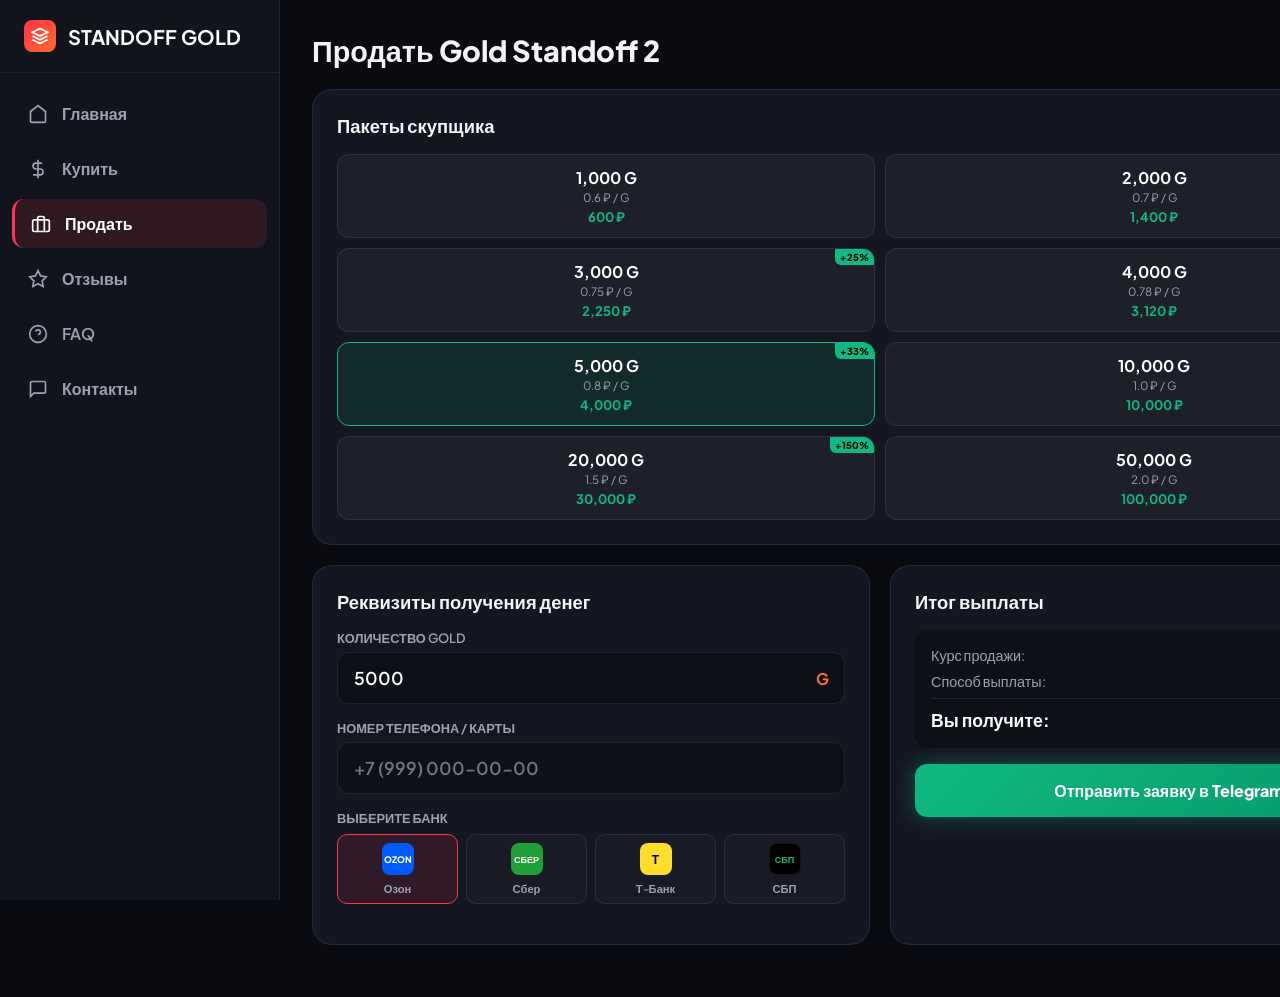
<file: sell.html>
<!DOCTYPE html>
<html lang="ru">
<head>
  <meta charset="UTF-8">
  <meta name="viewport" content="width=device-width, initial-scale=1.0, maximum-scale=1.0, user-scalable=no">
  <title>Продать Gold Standoff 2 — STANDOFF GOLD</title>
  <link rel="preconnect" href="https://fonts.googleapis.com">
  <link rel="preconnect" href="https://fonts.gstatic.com" crossorigin>
  <link href="https://fonts.googleapis.com/css2?family=Plus+Jakarta+Sans:wght@400;500;600;700;800&family=Space+Grotesk:wght@600;700&display=swap" rel="stylesheet">
  <style>
    :root {
      --bg-dark: #0a0b10;
      --panel-bg: #12141d;
      --card-bg: rgba(23, 26, 38, 0.85);
      --card-border: rgba(255, 255, 255, 0.08);
      --accent-red: #ff334b;
      --accent-orange: #ff6b2b;
      --accent-green: #10b981;
      --text-main: #f3f4f6;
      --text-muted: #9ca3af;
      --sidebar-width: 280px;
    }

    * { box-sizing: border-box; margin: 0; padding: 0; font-family: 'Plus Jakarta Sans', sans-serif; user-select: none; -webkit-tap-highlight-color: transparent; }
    body { background-color: var(--bg-dark); color: var(--text-main); min-height: 100vh; display: flex; overflow-x: hidden; }
    .app-container { display: flex; width: 100%; min-height: 100vh; }

    .menu-overlay { display: none; position: fixed; top: 0; left: 0; right: 0; bottom: 0; background: rgba(0, 0, 0, 0.7); backdrop-filter: blur(4px); z-index: 99; }
    .menu-overlay.active { display: block; }

    .sidebar { width: var(--sidebar-width); background-color: var(--panel-bg); border-right: 1px solid var(--card-border); display: flex; flex-direction: column; position: fixed; top: 0; bottom: 0; left: 0; z-index: 100; transition: transform 0.3s ease; }
    .sidebar-header { padding: 20px 24px; border-bottom: 1px solid rgba(255, 255, 255, 0.05); }
    .brand-logo { display: flex; align-items: center; gap: 12px; font-family: 'Space Grotesk', sans-serif; font-size: 1.25rem; font-weight: 700; color: #fff; text-decoration: none; }
    .brand-icon { width: 32px; height: 32px; background: linear-gradient(135deg, var(--accent-red), var(--accent-orange)); border-radius: 8px; display: flex; align-items: center; justify-content: center; }

    .sidebar-nav { padding: 16px 12px; display: flex; flex-direction: column; gap: 6px; flex: 1; }
    .nav-item { display: flex; align-items: center; gap: 14px; padding: 14px 16px; border-radius: 12px; color: var(--text-muted); text-decoration: none; font-weight: 600; }
    .nav-item.active { background: rgba(255, 51, 75, 0.12); color: #fff; border-left: 3px solid var(--accent-red); }

    .main-content { flex: 1; margin-left: var(--sidebar-width); padding: 32px; max-width: 1200px; width: 100%; }
    .mobile-header { display: none; align-items: center; justify-content: space-between; padding: 14px 18px; background: var(--panel-bg); border-bottom: 1px solid var(--card-border); position: sticky; top: 0; z-index: 90; }
    .menu-toggle { background: rgba(255, 255, 255, 0.05); border: 1px solid var(--card-border); color: #fff; padding: 10px; border-radius: 10px; cursor: pointer; }

    .page-title { font-size: 1.8rem; font-weight: 800; margin-bottom: 20px; }
    .card { background: var(--card-bg); border: 1px solid var(--card-border); border-radius: 20px; padding: 24px; backdrop-filter: blur(10px); margin-bottom: 20px; }
    .card-title { font-size: 1.15rem; font-weight: 700; margin-bottom: 16px; }

    /* Mobile Friendly Grid */
    .presets-grid { display: grid; grid-template-columns: repeat(2, 1fr); gap: 10px; margin-top: 14px; }
    .preset-card { background: rgba(255, 255, 255, 0.04); border: 1px solid var(--card-border); border-radius: 12px; padding: 12px 8px; cursor: pointer; text-align: center; position: relative; overflow: hidden; }
    .preset-card.active { border-color: var(--accent-green); background: rgba(16, 185, 129, 0.12); }
    
    .preset-badge { position: absolute; top: 0; right: 0; background: var(--accent-green); color: #000; font-size: 0.6rem; font-weight: 800; padding: 2px 5px; border-bottom-left-radius: 6px; }
    .preset-badge.max-badge { background: linear-gradient(135deg, #ff334b, #ff6b2b); color: #fff; }
    .preset-amount { font-size: 1rem; font-weight: 700; color: #fff; }
    .preset-rate { font-size: 0.72rem; color: var(--text-muted); margin-top: 2px; }
    .preset-payout { font-size: 0.82rem; font-weight: 700; color: var(--accent-green); margin-top: 3px; }

    .form-group { margin-bottom: 16px; }
    .form-label { display: block; font-size: 0.8rem; font-weight: 600; color: var(--text-muted); margin-bottom: 6px; text-transform: uppercase; }
    .form-input { width: 100%; background: rgba(0, 0, 0, 0.3); border: 1px solid var(--card-border); border-radius: 12px; padding: 14px 16px; color: #fff; font-size: 1.1rem; font-weight: 600; outline: none; }
    .input-wrapper { position: relative; }
    .input-badge { position: absolute; right: 16px; top: 50%; transform: translateY(-50%); font-weight: 700; color: var(--accent-orange); }

    /* Bank Grid */
    .bank-grid { display: grid; grid-template-columns: repeat(4, 1fr); gap: 8px; margin-top: 8px; }
    .bank-item { background: rgba(255, 255, 255, 0.02); border: 1px solid var(--card-border); border-radius: 10px; padding: 8px 4px; display: flex; flex-direction: column; align-items: center; gap: 6px; cursor: pointer; }
    .bank-item.active { border-color: var(--accent-red); background: rgba(255, 51, 75, 0.12); }
    .bank-icon { width: 32px; height: 32px; border-radius: 8px; display: flex; align-items: center; justify-content: center; }
    .bank-name { font-size: 0.7rem; font-weight: 600; color: var(--text-muted); }

    .trade-container { display: grid; grid-template-columns: 1fr 1fr; gap: 20px; }
    .summary-box { background: rgba(0, 0, 0, 0.3); border-radius: 12px; padding: 16px; margin-bottom: 16px; }
    .summary-row { display: flex; justify-content: space-between; margin-bottom: 8px; color: var(--text-muted); font-size: 0.9rem; }
    .summary-row:last-child { margin-bottom: 0; padding-top: 10px; border-top: 1px solid var(--card-border); font-weight: 700; font-size: 1.1rem; color: #fff; }

    .btn { padding: 16px; border-radius: 12px; font-weight: 800; font-size: 1rem; cursor: pointer; border: none; display: inline-flex; align-items: center; justify-content: center; width: 100%; text-decoration: none; }
    .btn-glow-green { background: linear-gradient(135deg, #10b981, #059669); color: #fff; box-shadow: 0 0 20px rgba(16, 185, 129, 0.4); }

    @media (max-width: 850px) {
      .sidebar { transform: translateX(-100%); }
      .sidebar.open { transform: translateX(0); }
      .main-content { margin-left: 0; padding: 18px 16px; }
      .mobile-header { display: flex; }
      .trade-container { grid-template-columns: 1fr; gap: 14px; }
      .page-title { font-size: 1.5rem; }
      .card { padding: 18px; }
    }
  </style>
  <link rel="icon" type="image/png" sizes="64x64" href="favicon.png">
  <link rel="shortcut icon" href="favicon.ico">
</head>
<body>
  <div class="menu-overlay" id="overlay" onclick="toggleMenu()"></div>

  <div class="app-container">
    <aside class="sidebar" id="sidebar">
      <div class="sidebar-header">
        <a href="index.html" class="brand-logo">
          <div class="brand-icon"><svg viewBox="0 0 24 24" style="width:18px; height:18px; fill:none; stroke:#fff; stroke-width:2.5;"><path d="M12 2L2 7l10 5 10-5-10-5zM2 17l10 5 10-5M2 12l10 5 10-5"></path></svg></div>
          <span>STANDOFF GOLD</span>
        </a>
      </div>
      <nav class="sidebar-nav">
        <a href="index.html" class="nav-item"><svg width="20" height="20" viewBox="0 0 24 24" fill="none" stroke="currentColor" stroke-width="2"><path d="M3 9l9-7 9 7v11a2 2 0 0 1-2 2H5a2 2 0 0 1-2-2z"></path></svg>Главная</a>
        <a href="buy.html" class="nav-item"><svg width="20" height="20" viewBox="0 0 24 24" fill="none" stroke="currentColor" stroke-width="2"><line x1="12" y1="1" x2="12" y2="23"></line><path d="M17 5H9.5a3.5 3.5 0 0 0 0 7h5a3.5 3.5 0 0 1 0 7H6"></path></svg>Купить</a>
        <a href="sell.html" class="nav-item active"><svg width="20" height="20" viewBox="0 0 24 24" fill="none" stroke="currentColor" stroke-width="2"><rect x="2" y="7" width="20" height="14" rx="2" ry="2"></rect><path d="M16 21V5a2 2 0 0 0-2-2h-4a2 2 0 0 0-2 2v16"></path></svg>Продать</a>
        <a href="reviews.html" class="nav-item"><svg width="20" height="20" viewBox="0 0 24 24" fill="none" stroke="currentColor" stroke-width="2"><path d="M12 2l3.09 6.26L22 9.27l-5 4.87 1.18 6.88L12 17.77l-6.18 3.25L7 14.14 2 9.27l6.91-1.01L12 2z"></path></svg>Отзывы</a>
        <a href="faq.html" class="nav-item"><svg width="20" height="20" viewBox="0 0 24 24" fill="none" stroke="currentColor" stroke-width="2"><circle cx="12" cy="12" r="10"></circle><path d="M9.09 9a3 3 0 0 1 5.83 1c0 2-3 3-3 3"></path><line x1="12" y1="17" x2="12.01" y2="17"></line></svg>FAQ</a>
        <a href="contacts.html" class="nav-item"><svg width="20" height="20" viewBox="0 0 24 24" fill="none" stroke="currentColor" stroke-width="2"><path d="M21 15a2 2 0 0 1-2 2H7l-4 4V5a2 2 0 0 1 2-2h14a2 2 0 0 1 2 2z"></path></svg>Контакты</a>
      </nav>
    </aside>

    <div style="flex:1; display:flex; flex-direction:column;">
      <header class="mobile-header">
        <a href="index.html" class="brand-logo" style="font-size: 1.1rem;">
          <div class="brand-icon" style="width:28px; height:28px;"><svg viewBox="0 0 24 24" style="width:15px; height:15px; fill:none; stroke:#fff; stroke-width:2.5;"><path d="M12 2L2 7l10 5 10-5-10-5zM2 17l10 5 10-5M2 12l10 5 10-5"></path></svg></div>
          <span>STANDOFF GOLD</span>
        </a>
        <button class="menu-toggle" onclick="toggleMenu()">
          <svg width="22" height="22" viewBox="0 0 24 24" fill="none" stroke="currentColor" stroke-width="2.5"><line x1="3" y1="12" x2="21" y2="12"></line><line x1="3" y1="6" x2="21" y2="6"></line><line x1="3" y1="18" x2="21" y2="18"></line></svg>
        </button>
      </header>

      <main class="main-content">
        <h1 class="page-title">Продать Gold Standoff 2</h1>

        <div class="card">
          <div class="card-title">Пакеты скупщика</div>
          <div class="presets-grid">
            <div class="preset-card" onclick="setSell(1000, this)">
              <div class="preset-amount">1,000 G</div>
              <div class="preset-rate">0.6 ₽ / G</div>
              <div class="preset-payout">600 ₽</div>
            </div>
            <div class="preset-card" onclick="setSell(2000, this)">
              <div class="preset-badge">+17%</div>
              <div class="preset-amount">2,000 G</div>
              <div class="preset-rate">0.7 ₽ / G</div>
              <div class="preset-payout">1,400 ₽</div>
            </div>
            <div class="preset-card" onclick="setSell(3000, this)">
              <div class="preset-badge">+25%</div>
              <div class="preset-amount">3,000 G</div>
              <div class="preset-rate">0.75 ₽ / G</div>
              <div class="preset-payout">2,250 ₽</div>
            </div>
            <div class="preset-card" onclick="setSell(4000, this)">
              <div class="preset-badge">+30%</div>
              <div class="preset-amount">4,000 G</div>
              <div class="preset-rate">0.78 ₽ / G</div>
              <div class="preset-payout">3,120 ₽</div>
            </div>
            <div class="preset-card active" onclick="setSell(5000, this)">
              <div class="preset-badge">+33%</div>
              <div class="preset-amount">5,000 G</div>
              <div class="preset-rate">0.8 ₽ / G</div>
              <div class="preset-payout">4,000 ₽</div>
            </div>
            <div class="preset-card" onclick="setSell(10000, this)">
              <div class="preset-badge">+67%</div>
              <div class="preset-amount">10,000 G</div>
              <div class="preset-rate">1.0 ₽ / G</div>
              <div class="preset-payout">10,000 ₽</div>
            </div>
            <div class="preset-card" onclick="setSell(20000, this)">
              <div class="preset-badge">+150%</div>
              <div class="preset-amount">20,000 G</div>
              <div class="preset-rate">1.5 ₽ / G</div>
              <div class="preset-payout">30,000 ₽</div>
            </div>
            <div class="preset-card" onclick="setSell(50000, this)">
              <div class="preset-badge max-badge">МАКС</div>
              <div class="preset-amount">50,000 G</div>
              <div class="preset-rate">2.0 ₽ / G</div>
              <div class="preset-payout">100,000 ₽</div>
            </div>
          </div>
        </div>

        <div class="trade-container">
          <div class="card">
            <div class="card-title">Реквизиты получения денег</div>
            
            <div class="form-group">
              <label class="form-label">Количество Gold</label>
              <div class="input-wrapper">
                <input type="number" id="sell-amount" class="form-input" value="5000" min="1000" oninput="calculateSell()">
                <span class="input-badge">G</span>
              </div>
            </div>

            <div class="form-group">
              <label class="form-label">Номер телефона / Карты</label>
              <input type="text" id="sell-phone" class="form-input" placeholder="+7 (999) 000-00-00">
            </div>

            <div class="form-group">
              <label class="form-label">Выберите Банк</label>
              <div class="bank-grid">
                <div class="bank-item active" onclick="selectBank(this, 'Озон Банк')">
                  <div class="bank-icon" style="background:#005BFF;"><span style="color:#fff; font-weight:800; font-size:9px;">OZON</span></div>
                  <span class="bank-name">Озон</span>
                </div>
                <div class="bank-item" onclick="selectBank(this, 'Сбербанк')">
                  <div class="bank-icon" style="background:#21A038;"><span style="color:#fff; font-weight:800; font-size:9px;">СБЕР</span></div>
                  <span class="bank-name">Сбер</span>
                </div>
                <div class="bank-item" onclick="selectBank(this, 'Т-Банк')">
                  <div class="bank-icon" style="background:#FFDD2D;"><span style="color:#000; font-weight:900; font-size:12px;">Т</span></div>
                  <span class="bank-name">Т-Банк</span>
                </div>
                <div class="bank-item" onclick="selectBank(this, 'СБП')">
                  <div class="bank-icon" style="background:#000; border: 1px solid var(--card-border);"><span style="color:#10b981; font-weight:800; font-size:9px;">СБП</span></div>
                  <span class="bank-name">СБП</span>
                </div>
              </div>
            </div>
          </div>

          <div class="card">
            <div class="card-title">Итог выплаты</div>
            <div class="summary-box">
              <div class="summary-row"><span>Курс продажи:</span><span id="sell-rate-display">0.80 ₽ / G</span></div>
              <div class="summary-row"><span>Способ выплаты:</span><span id="selected-bank-display" style="color:#fff;">Озон Банк</span></div>
              <div class="summary-row"><span>Вы получите:</span><span id="sell-total" style="color: var(--accent-green);">4,000 ₽</span></div>
            </div>

            <button class="btn btn-glow-green" onclick="sendSellOrder()">Отправить заявку в Telegram</button>
          </div>
        </div>
      </main>
    </div>
  </div>

  <script>
    let selectedBank = 'Озон Банк';

    function toggleMenu() {
      document.getElementById('sidebar').classList.toggle('open');
      document.getElementById('overlay').classList.toggle('active');
    }

    function getRate(a) {
      if (a >= 50000) return 2.0;
      if (a >= 20000) return 1.5;
      if (a >= 10000) return 1.0;
      if (a >= 5000) return 0.8;
      if (a >= 4000) return 0.78;
      if (a >= 3000) return 0.75;
      if (a >= 2000) return 0.7;
      return 0.6;
    }

    function setSell(val, el) {
      document.querySelectorAll('.preset-card').forEach(c => c.classList.remove('active'));
      if (el) el.classList.add('active');
      document.getElementById('sell-amount').value = val;
      calculateSell();
    }

    function calculateSell() {
      const amount = parseFloat(document.getElementById('sell-amount').value) || 0;
      const rate = getRate(amount);
      document.getElementById('sell-rate-display').innerText = rate.toFixed(2) + ' ₽ / G';
      document.getElementById('sell-total').innerText = (amount * rate).toLocaleString('ru-RU') + ' ₽';
    }

    function selectBank(el, name) {
      document.querySelectorAll('.bank-item').forEach(b => b.classList.remove('active'));
      el.classList.add('active');
      selectedBank = name;
      document.getElementById('selected-bank-display').innerText = name;
    }

    function sendSellOrder() {
      const amount = document.getElementById('sell-amount').value || '5000';
      const phone = document.getElementById('sell-phone').value || 'Не указан';
      const rate = getRate(amount);
      const total = (amount * rate).toLocaleString('ru-RU');

      const text = `Здравствуйте! Хочу продать ${amount} Gold Standoff 2.\n- Выплата: ${total} ₽\n- Способ: ${selectedBank}\n- Телефон/Реквизиты: ${phone}`;
      window.open(`https://t.me/Kreunen?text=${encodeURIComponent(text)}`, '_blank');
    }

    calculateSell();
  </script>
</body>
</html>
</file>
